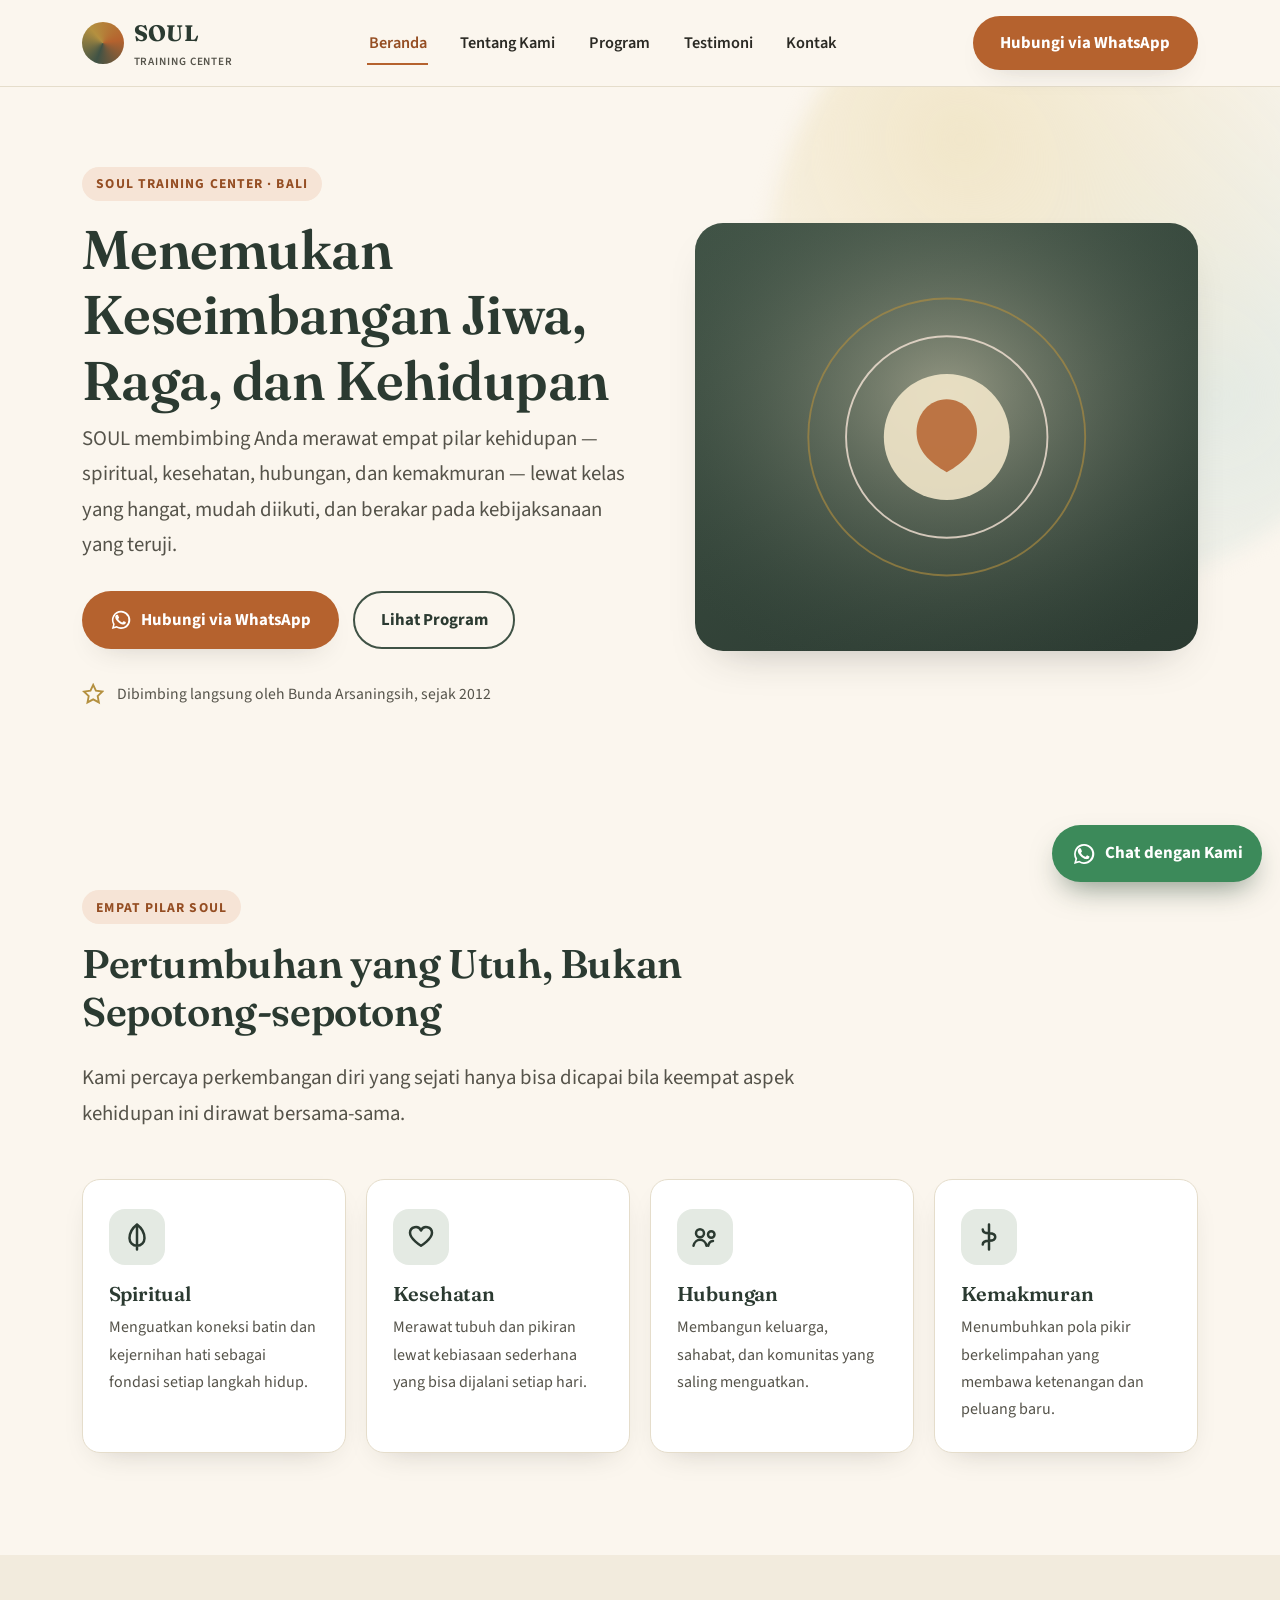
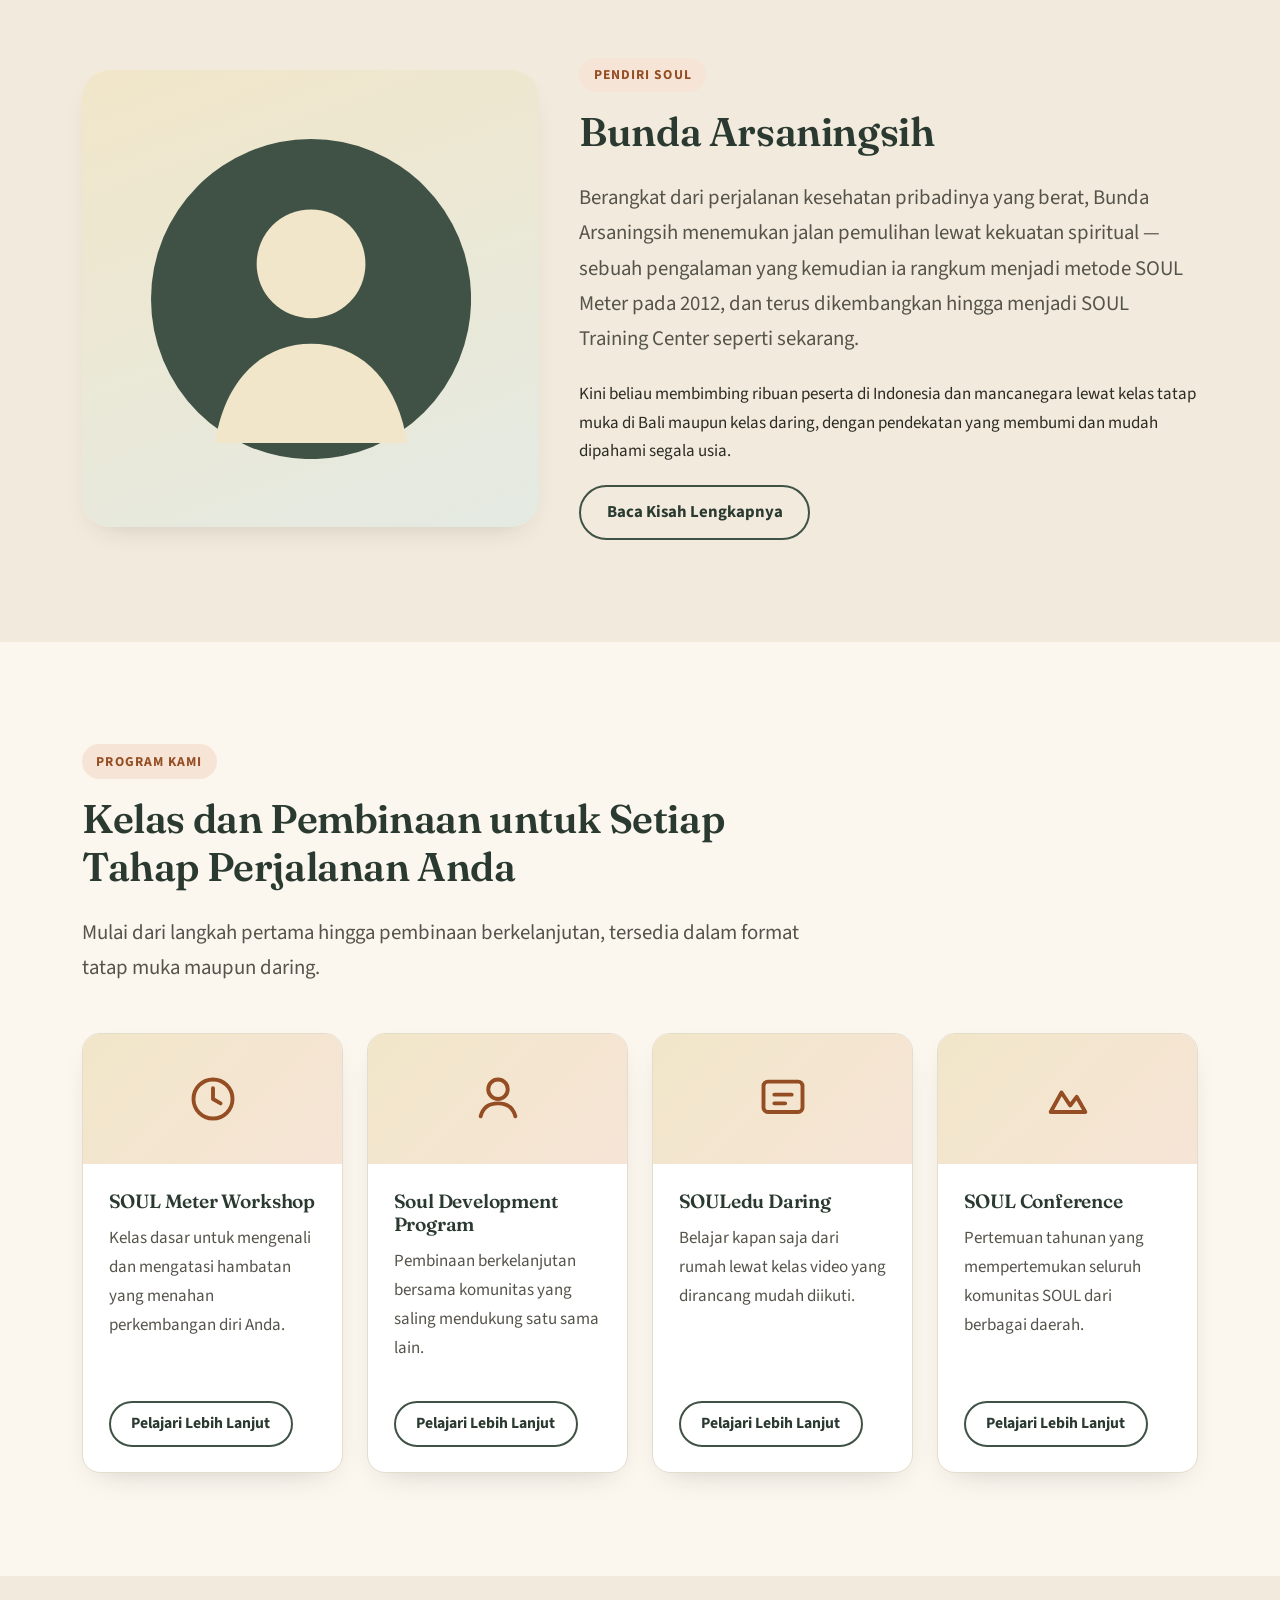
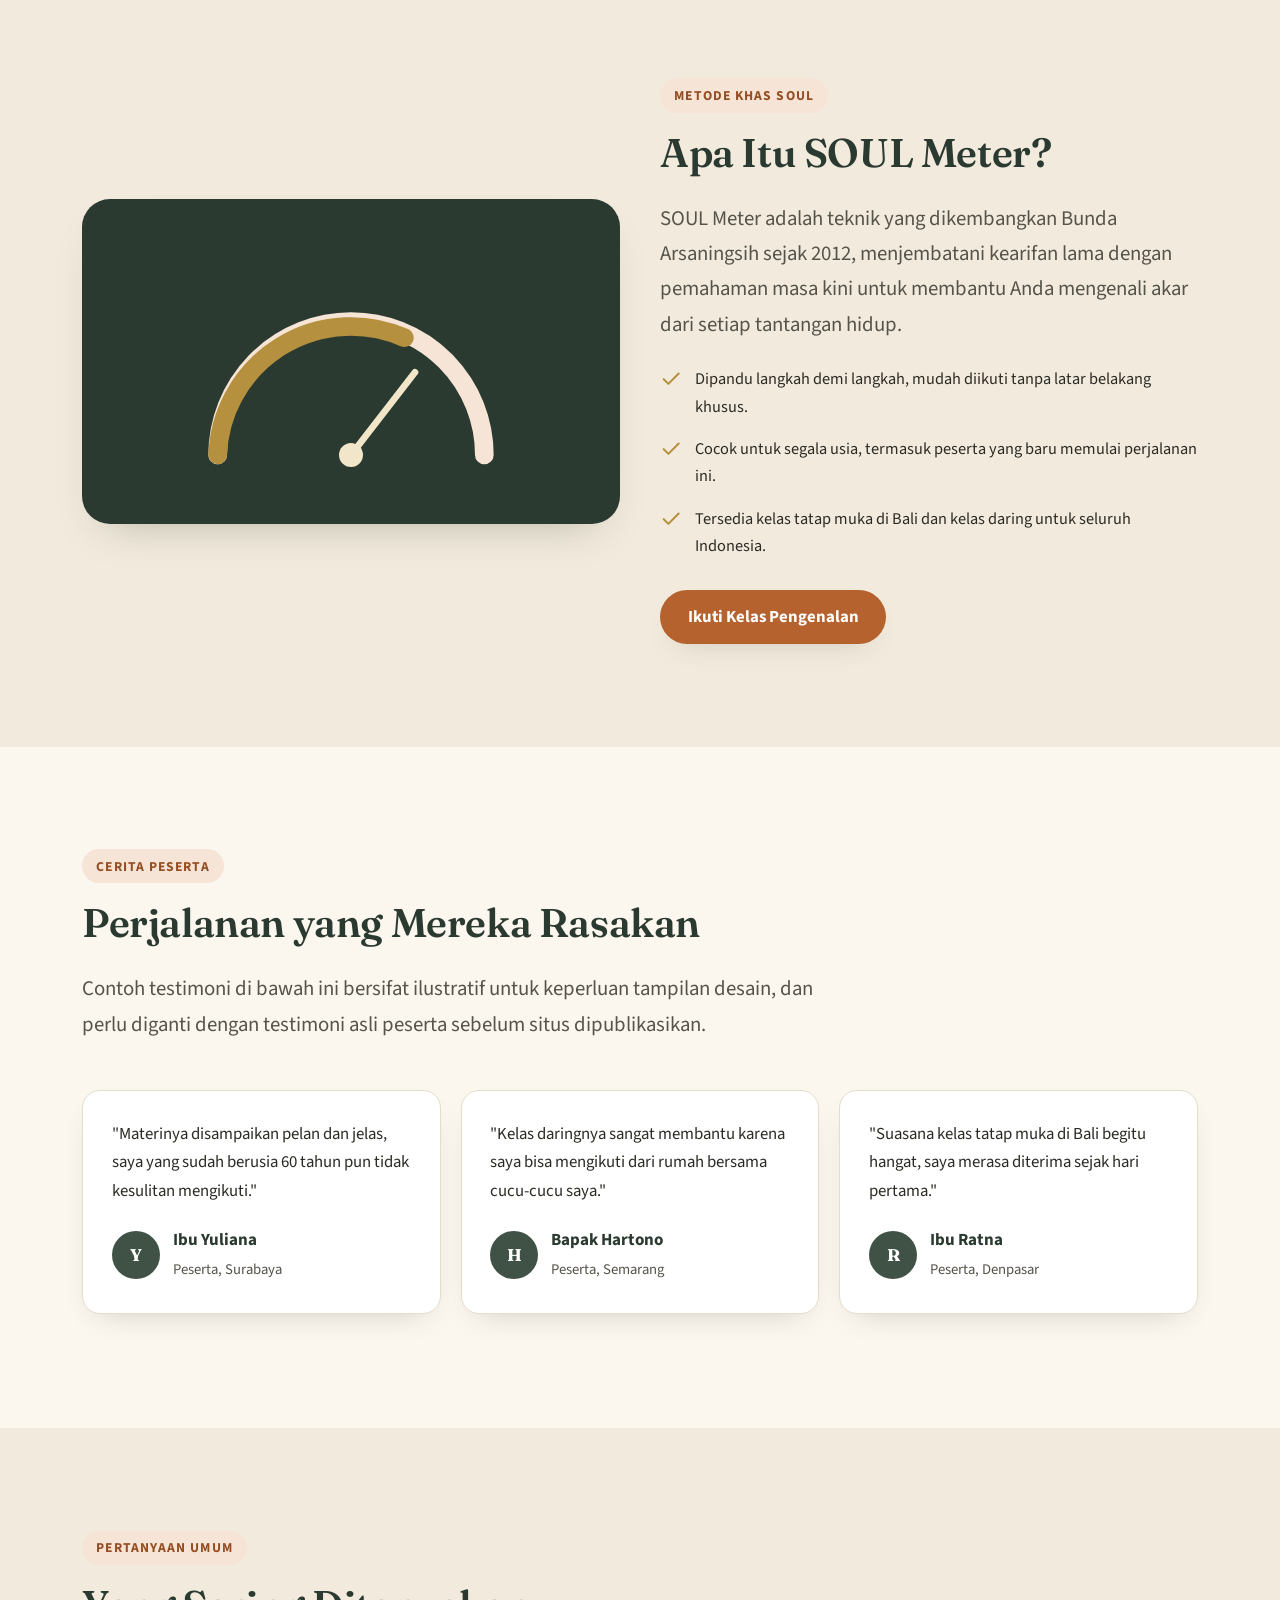
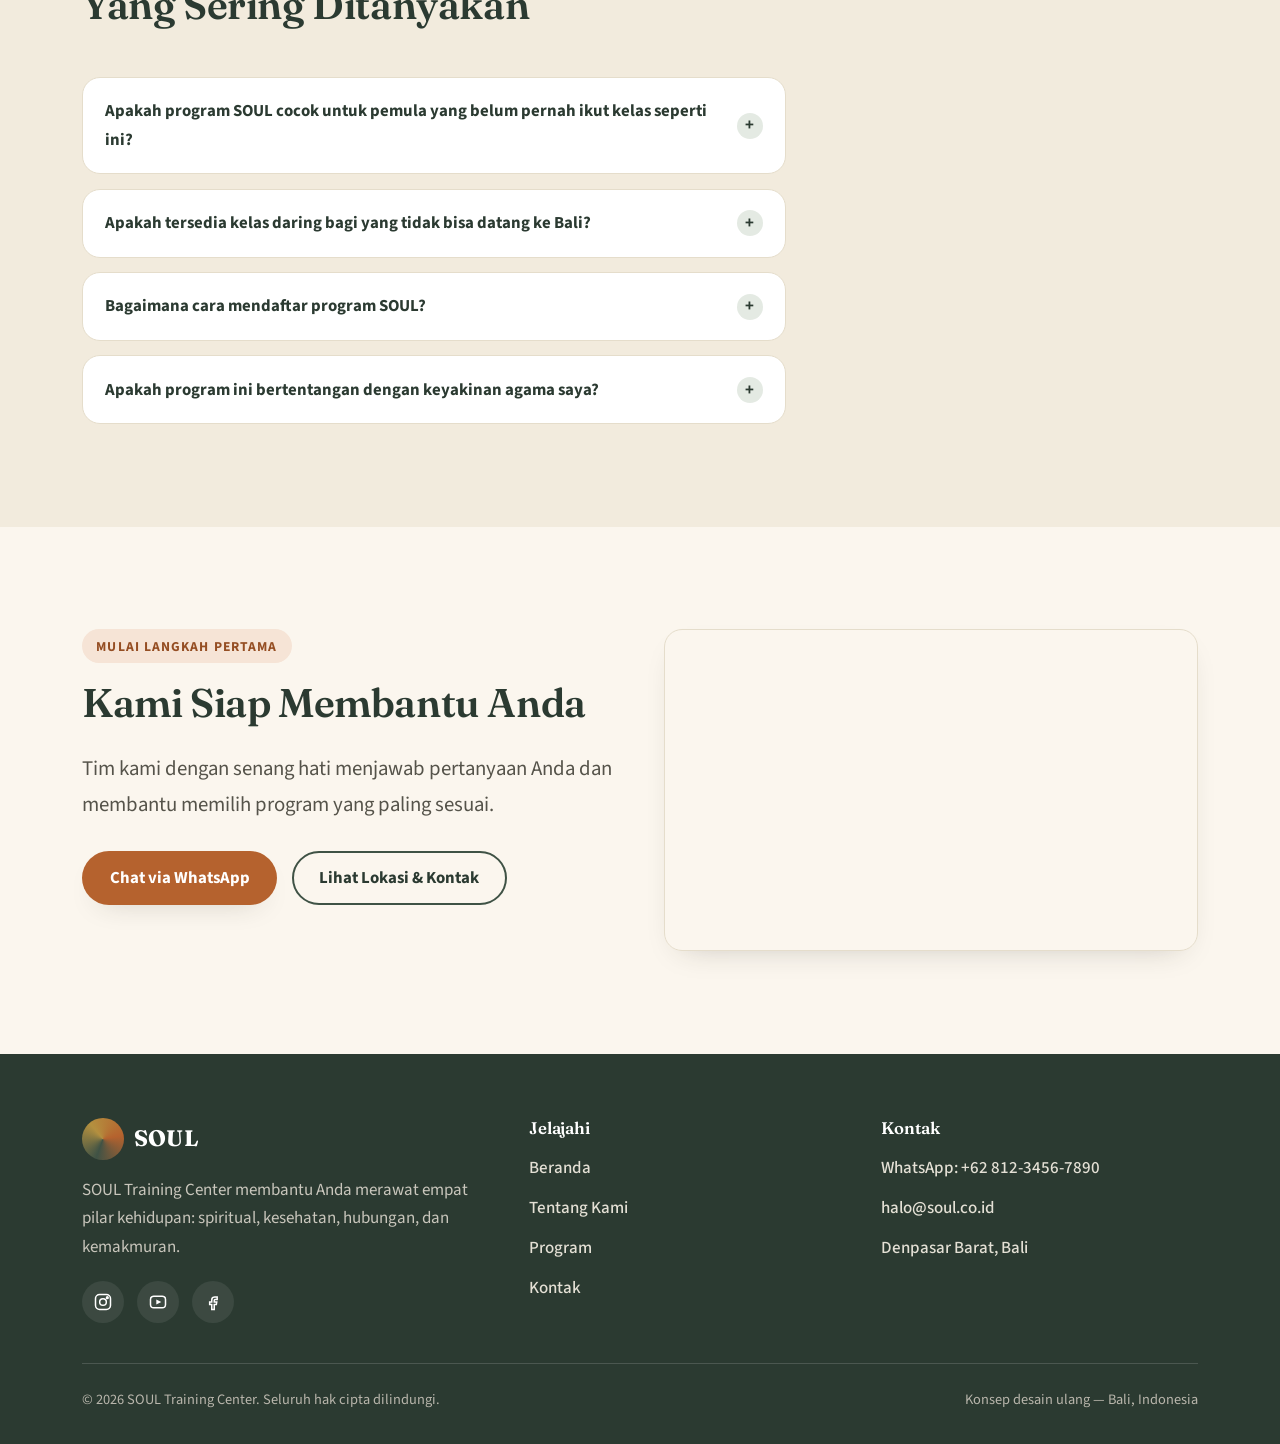
<file: index.html>
<!doctype html>
<html lang="id">
<head>
<meta charset="UTF-8">
<meta name="viewport" content="width=device-width, initial-scale=1">
<title>SOUL — Spiritual, Kesehatan, Hubungan &amp; Kemakmuran | SOUL Training Center Bali</title>
<meta name="description" content="SOUL Training Center membantu Anda menemukan keseimbangan hidup lewat empat pilar: spiritual, kesehatan, hubungan, dan kemakmuran. Kelas tatap muka di Bali dan kelas daring untuk seluruh Indonesia.">
<link rel="icon" href="data:image/svg+xml,%3Csvg xmlns='http://www.w3.org/2000/svg' viewBox='0 0 100 100'%3E%3Ccircle cx='50' cy='50' r='46' fill='%233F5245'/%3E%3Ccircle cx='50' cy='50' r='46' fill='none' stroke='%23B4903F' stroke-width='4'/%3E%3C/svg%3E">
<link rel="preconnect" href="https://fonts.googleapis.com">
<link rel="preconnect" href="https://fonts.gstatic.com" crossorigin>
<link href="https://fonts.googleapis.com/css2?family=Fraunces:opsz,wght@9..144,500;9..144,600;9..144,700&family=Source+Sans+3:wght@400;500;600;700&display=swap" rel="stylesheet">
<link rel="stylesheet" href="assets/css/style.css">
</head>
<body>
<a class="skip-link" href="#main">Langsung ke konten utama</a>

<header class="site-header">
  <div class="container header-inner">
    <a class="logo" href="index.html">
      <span class="logo-mark" aria-hidden="true"></span>
      <span>
        <span class="logo-text">SOUL</span>
        <span class="logo-tag">Training Center</span>
      </span>
    </a>

    <nav class="nav-desktop" aria-label="Navigasi utama">
      <ul>
        <li><a href="index.html" aria-current="page">Beranda</a></li>
        <li><a href="about.html">Tentang Kami</a></li>
        <li><a href="program.html">Program</a></li>
        <li><a href="index.html#testimoni">Testimoni</a></li>
        <li><a href="kontak.html">Kontak</a></li>
      </ul>
    </nav>

    <a class="btn btn-primary header-cta" href="https://wa.me/6281234567890" target="_blank" rel="noopener">
      Hubungi via WhatsApp
    </a>

    <button class="menu-toggle" data-menu-toggle type="button" aria-expanded="false" aria-controls="mobile-menu">
      <svg viewBox="0 0 24 24" fill="none" stroke="currentColor" stroke-width="2.2" stroke-linecap="round"><line x1="3" y1="6" x2="21" y2="6"/><line x1="3" y1="12" x2="21" y2="12"/><line x1="3" y1="18" x2="21" y2="18"/></svg>
      <span class="menu-toggle-label">Menu</span>
    </button>
  </div>

  <nav class="mobile-menu" id="mobile-menu" data-mobile-menu aria-label="Navigasi mobile">
    <ul>
      <li><a href="index.html" aria-current="page">Beranda</a></li>
      <li><a href="about.html">Tentang Kami</a></li>
      <li><a href="program.html">Program</a></li>
      <li><a href="index.html#testimoni">Testimoni</a></li>
      <li><a href="kontak.html">Kontak</a></li>
    </ul>
    <div class="container">
      <a class="btn btn-primary btn-block" href="https://wa.me/6281234567890" target="_blank" rel="noopener">Hubungi via WhatsApp</a>
    </div>
  </nav>
</header>

<main id="main">

  <!-- HERO -->
  <section class="hero">
    <div class="hero-blob" aria-hidden="true"></div>
    <div class="container hero-grid">
      <div class="hero-copy reveal">
        <span class="eyebrow">SOUL Training Center · Bali</span>
        <h1>Menemukan Keseimbangan Jiwa, Raga, dan Kehidupan</h1>
        <p class="lead">SOUL membimbing Anda merawat empat pilar kehidupan — spiritual, kesehatan, hubungan, dan kemakmuran — lewat kelas yang hangat, mudah diikuti, dan berakar pada kebijaksanaan yang teruji.</p>
        <div class="hero-actions">
          <a class="btn btn-primary" href="https://wa.me/6281234567890" target="_blank" rel="noopener">
            <svg viewBox="0 0 24 24" fill="currentColor" aria-hidden="true"><path d="M17.5 14.4c-.3-.1-1.7-.8-2-1-.3-.1-.5-.1-.7.1-.2.3-.8 1-1 1.2-.2.2-.3.2-.6.1-.3-.1-1.3-.5-2.4-1.5-.9-.8-1.5-1.8-1.7-2.1-.2-.3 0-.5.1-.6.1-.1.3-.3.4-.5.1-.2.2-.3.3-.5.1-.2 0-.4 0-.5-.1-.1-.7-1.7-1-2.3-.3-.6-.5-.5-.7-.5h-.6c-.2 0-.5.1-.8.4-.3.3-1 1-1 2.4s1 2.8 1.2 3c.1.2 2 3.1 4.9 4.3.7.3 1.2.5 1.6.6.7.2 1.3.2 1.8.1.5-.1 1.7-.7 1.9-1.4.2-.7.2-1.2.2-1.4-.1-.1-.3-.2-.6-.3z"/><path d="M12 2a10 10 0 0 0-8.6 15L2 22l5.2-1.4A10 10 0 1 0 12 2zm0 18.2a8.2 8.2 0 0 1-4.2-1.2l-.3-.2-3.1.8.8-3-.2-.3A8.2 8.2 0 1 1 20.2 12 8.2 8.2 0 0 1 12 20.2z"/></svg>
            Hubungi via WhatsApp
          </a>
          <a class="btn btn-outline" href="program.html">Lihat Program</a>
        </div>
        <div class="hero-trust">
          <svg viewBox="0 0 24 24" fill="none" stroke="currentColor" stroke-width="2"><path d="M12 2l2.9 6.3 6.9.9-5 4.8 1.3 6.8L12 17.5 5.9 20.8l1.3-6.8-5-4.8 6.9-.9L12 2z"/></svg>
          <span>Dibimbing langsung oleh Bunda Arsaningsih, sejak 2012</span>
        </div>
      </div>

      <div class="hero-art reveal" style="transition-delay:120ms">
        <svg viewBox="0 0 400 340" role="img" aria-label="Ilustrasi lingkaran cahaya menenangkan bergaya SOUL">
          <defs>
            <radialGradient id="g1" cx="50%" cy="40%" r="70%">
              <stop offset="0%" stop-color="#F1E6C9"/>
              <stop offset="100%" stop-color="#3F5245" stop-opacity="0"/>
            </radialGradient>
          </defs>
          <rect width="400" height="340" fill="url(#g1)" opacity="0.5"/>
          <circle cx="200" cy="170" r="110" fill="none" stroke="#B4903F" stroke-width="1.5" opacity="0.6"/>
          <circle cx="200" cy="170" r="80" fill="none" stroke="#F6E4D6" stroke-width="1.5" opacity="0.8"/>
          <circle cx="200" cy="170" r="50" fill="#F1E6C9" opacity="0.9"/>
          <path d="M200 140 C 214 140 224 152 224 166 C 224 180 214 190 200 198 C 186 190 176 180 176 166 C 176 152 186 140 200 140 Z" fill="#B5622E" opacity="0.85"/>
        </svg>
      </div>
    </div>
  </section>

  <!-- FOUR PILLARS -->
  <section class="section" aria-labelledby="pilar-heading">
    <div class="container">
      <div class="section-head reveal">
        <span class="eyebrow">Empat Pilar SOUL</span>
        <h2 id="pilar-heading">Pertumbuhan yang Utuh, Bukan Sepotong-sepotong</h2>
        <p class="lead">Kami percaya perkembangan diri yang sejati hanya bisa dicapai bila keempat aspek kehidupan ini dirawat bersama-sama.</p>
      </div>

      <div class="pillars-grid reveal-stagger">
        <article class="pillar-card">
          <div class="pillar-icon"><svg viewBox="0 0 24 24" fill="none" stroke="currentColor" stroke-width="2" stroke-linecap="round" stroke-linejoin="round"><path d="M12 2v20M12 2c-4 3-6 7-6 11a6 6 0 0 0 12 0c0-4-2-8-6-11z"/></svg></div>
          <h3>Spiritual</h3>
          <p>Menguatkan koneksi batin dan kejernihan hati sebagai fondasi setiap langkah hidup.</p>
        </article>
        <article class="pillar-card">
          <div class="pillar-icon"><svg viewBox="0 0 24 24" fill="none" stroke="currentColor" stroke-width="2" stroke-linecap="round" stroke-linejoin="round"><path d="M20.8 8.6c0 5-8.8 10.4-8.8 10.4S3.2 13.6 3.2 8.6a4.6 4.6 0 0 1 8.8-1.8 4.6 4.6 0 0 1 8.8 1.8z"/></svg></div>
          <h3>Kesehatan</h3>
          <p>Merawat tubuh dan pikiran lewat kebiasaan sederhana yang bisa dijalani setiap hari.</p>
        </article>
        <article class="pillar-card">
          <div class="pillar-icon"><svg viewBox="0 0 24 24" fill="none" stroke="currentColor" stroke-width="2" stroke-linecap="round" stroke-linejoin="round"><circle cx="8" cy="9" r="3.2"/><circle cx="17" cy="10" r="2.6"/><path d="M2.8 19c.6-3 3-4.8 5.2-4.8s4.6 1.8 5.2 4.8M14.6 19c.4-2.2 2-3.6 3.8-3.8"/></svg></div>
          <h3>Hubungan</h3>
          <p>Membangun keluarga, sahabat, dan komunitas yang saling menguatkan.</p>
        </article>
        <article class="pillar-card">
          <div class="pillar-icon"><svg viewBox="0 0 24 24" fill="none" stroke="currentColor" stroke-width="2" stroke-linecap="round" stroke-linejoin="round"><path d="M12 2v20M7 6c0 2 2 3 5 3s5 1 5 3-2 3-5 3-5 1-5 3"/></svg></div>
          <h3>Kemakmuran</h3>
          <p>Menumbuhkan pola pikir berkelimpahan yang membawa ketenangan dan peluang baru.</p>
        </article>
      </div>
    </div>
  </section>

  <!-- FOUNDER TEASER -->
  <section class="section section--alt" aria-labelledby="founder-heading">
    <div class="container founder-grid">
      <div class="founder-portrait reveal">
        <svg viewBox="0 0 200 200" role="img" aria-label="Ilustrasi Bunda Arsaningsih, pendiri SOUL">
          <circle cx="100" cy="100" r="100" fill="#3F5245"/>
          <circle cx="100" cy="78" r="34" fill="#F1E6C9"/>
          <path d="M40 190c6-40 30-62 60-62s54 22 60 62z" fill="#F1E6C9"/>
        </svg>
      </div>
      <div class="reveal" style="transition-delay:100ms">
        <span class="eyebrow">Pendiri SOUL</span>
        <h2 id="founder-heading">Bunda Arsaningsih</h2>
        <p class="lead">Berangkat dari perjalanan kesehatan pribadinya yang berat, Bunda Arsaningsih menemukan jalan pemulihan lewat kekuatan spiritual — sebuah pengalaman yang kemudian ia rangkum menjadi metode SOUL Meter pada 2012, dan terus dikembangkan hingga menjadi SOUL Training Center seperti sekarang.</p>
        <p>Kini beliau membimbing ribuan peserta di Indonesia dan mancanegara lewat kelas tatap muka di Bali maupun kelas daring, dengan pendekatan yang membumi dan mudah dipahami segala usia.</p>
        <a class="btn btn-outline" href="about.html">Baca Kisah Lengkapnya</a>
      </div>
    </div>
  </section>

  <!-- PROGRAMS OVERVIEW -->
  <section class="section" aria-labelledby="program-heading">
    <div class="container">
      <div class="section-head reveal">
        <span class="eyebrow">Program Kami</span>
        <h2 id="program-heading">Kelas dan Pembinaan untuk Setiap Tahap Perjalanan Anda</h2>
        <p class="lead">Mulai dari langkah pertama hingga pembinaan berkelanjutan, tersedia dalam format tatap muka maupun daring.</p>
      </div>

      <div class="card-grid card-grid--4 reveal-stagger">
        <article class="program-card">
          <div class="program-card-top"><svg viewBox="0 0 24 24" fill="none" stroke="currentColor" stroke-width="1.8" stroke-linecap="round" stroke-linejoin="round"><circle cx="12" cy="12" r="9"/><path d="M12 7v5l3.5 2"/></svg></div>
          <div class="program-card-body">
            <h3>SOUL Meter Workshop</h3>
            <p>Kelas dasar untuk mengenali dan mengatasi hambatan yang menahan perkembangan diri Anda.</p>
            <a class="btn btn-outline" href="program.html#soul-meter">Pelajari Lebih Lanjut</a>
          </div>
        </article>
        <article class="program-card">
          <div class="program-card-top"><svg viewBox="0 0 24 24" fill="none" stroke="currentColor" stroke-width="1.8" stroke-linecap="round" stroke-linejoin="round"><path d="M4 20c1-4 4-6 8-6s7 2 8 6M12 12a4.5 4.5 0 1 0 0-9 4.5 4.5 0 0 0 0 9z"/></svg></div>
          <div class="program-card-body">
            <h3>Soul Development Program</h3>
            <p>Pembinaan berkelanjutan bersama komunitas yang saling mendukung satu sama lain.</p>
            <a class="btn btn-outline" href="program.html#sdp">Pelajari Lebih Lanjut</a>
          </div>
        </article>
        <article class="program-card">
          <div class="program-card-top"><svg viewBox="0 0 24 24" fill="none" stroke="currentColor" stroke-width="1.8" stroke-linecap="round" stroke-linejoin="round"><rect x="3" y="4" width="18" height="14" rx="2"/><path d="M8 10h8M8 14h5"/></svg></div>
          <div class="program-card-body">
            <h3>SOULedu Daring</h3>
            <p>Belajar kapan saja dari rumah lewat kelas video yang dirancang mudah diikuti.</p>
            <a class="btn btn-outline" href="program.html#souledu">Pelajari Lebih Lanjut</a>
          </div>
        </article>
        <article class="program-card">
          <div class="program-card-top"><svg viewBox="0 0 24 24" fill="none" stroke="currentColor" stroke-width="1.8" stroke-linecap="round" stroke-linejoin="round"><path d="M4 18l5-9 4 6 3-4 4 7H4z"/></svg></div>
          <div class="program-card-body">
            <h3>SOUL Conference</h3>
            <p>Pertemuan tahunan yang mempertemukan seluruh komunitas SOUL dari berbagai daerah.</p>
            <a class="btn btn-outline" href="program.html#conference">Pelajari Lebih Lanjut</a>
          </div>
        </article>
      </div>
    </div>
  </section>

  <!-- SOUL METER EXPLAINER -->
  <section class="section section--alt" aria-labelledby="meter-heading">
    <div class="container meter-wrap">
      <div class="reveal">
        <div class="meter-visual">
          <svg class="meter-dial" viewBox="0 0 240 160" role="img" aria-label="Ilustrasi meteran SOUL Meter">
            <path d="M20 150 A100 100 0 0 1 220 150" fill="none" stroke="#F6E4D6" stroke-width="14" stroke-linecap="round"/>
            <path d="M20 150 A100 100 0 0 1 160 62" fill="none" stroke="#B4903F" stroke-width="14" stroke-linecap="round"/>
            <line x1="120" y1="150" x2="168" y2="88" stroke="#F1E6C9" stroke-width="5" stroke-linecap="round"/>
            <circle cx="120" cy="150" r="9" fill="#F1E6C9"/>
          </svg>
        </div>
      </div>
      <div class="reveal" style="transition-delay:100ms">
        <span class="eyebrow">Metode Khas SOUL</span>
        <h2 id="meter-heading">Apa Itu SOUL Meter?</h2>
        <p class="lead">SOUL Meter adalah teknik yang dikembangkan Bunda Arsaningsih sejak 2012, menjembatani kearifan lama dengan pemahaman masa kini untuk membantu Anda mengenali akar dari setiap tantangan hidup.</p>
        <ul class="meter-list">
          <li><svg viewBox="0 0 24 24" fill="none" stroke="currentColor" stroke-width="2.2" stroke-linecap="round" stroke-linejoin="round"><path d="M20 6L9 17l-5-5"/></svg><span>Dipandu langkah demi langkah, mudah diikuti tanpa latar belakang khusus.</span></li>
          <li><svg viewBox="0 0 24 24" fill="none" stroke="currentColor" stroke-width="2.2" stroke-linecap="round" stroke-linejoin="round"><path d="M20 6L9 17l-5-5"/></svg><span>Cocok untuk segala usia, termasuk peserta yang baru memulai perjalanan ini.</span></li>
          <li><svg viewBox="0 0 24 24" fill="none" stroke="currentColor" stroke-width="2.2" stroke-linecap="round" stroke-linejoin="round"><path d="M20 6L9 17l-5-5"/></svg><span>Tersedia kelas tatap muka di Bali dan kelas daring untuk seluruh Indonesia.</span></li>
        </ul>
        <a class="btn btn-primary" style="margin-top:1.8rem" href="program.html#soul-meter">Ikuti Kelas Pengenalan</a>
      </div>
    </div>
  </section>

  <!-- TESTIMONIALS -->
  <section class="section" id="testimoni" aria-labelledby="testi-heading">
    <div class="container">
      <div class="section-head reveal">
        <span class="eyebrow">Cerita Peserta</span>
        <h2 id="testi-heading">Perjalanan yang Mereka Rasakan</h2>
        <p class="lead" style="max-width:100%">Contoh testimoni di bawah ini bersifat ilustratif untuk keperluan tampilan desain, dan perlu diganti dengan testimoni asli peserta sebelum situs dipublikasikan.</p>
      </div>

      <div class="testi-scroll">
        <article class="testi-card">
          <p class="testi-quote">"Materinya disampaikan pelan dan jelas, saya yang sudah berusia 60 tahun pun tidak kesulitan mengikuti."</p>
          <div class="testi-person">
            <span class="testi-avatar" aria-hidden="true">Y</span>
            <span><span class="testi-name">Ibu Yuliana</span><br><span class="testi-loc">Peserta, Surabaya</span></span>
          </div>
        </article>
        <article class="testi-card">
          <p class="testi-quote">"Kelas daringnya sangat membantu karena saya bisa mengikuti dari rumah bersama cucu-cucu saya."</p>
          <div class="testi-person">
            <span class="testi-avatar" aria-hidden="true">H</span>
            <span><span class="testi-name">Bapak Hartono</span><br><span class="testi-loc">Peserta, Semarang</span></span>
          </div>
        </article>
        <article class="testi-card">
          <p class="testi-quote">"Suasana kelas tatap muka di Bali begitu hangat, saya merasa diterima sejak hari pertama."</p>
          <div class="testi-person">
            <span class="testi-avatar" aria-hidden="true">R</span>
            <span><span class="testi-name">Ibu Ratna</span><br><span class="testi-loc">Peserta, Denpasar</span></span>
          </div>
        </article>
      </div>
    </div>
  </section>

  <!-- FAQ -->
  <section class="section section--alt" aria-labelledby="faq-heading">
    <div class="container">
      <div class="section-head reveal">
        <span class="eyebrow">Pertanyaan Umum</span>
        <h2 id="faq-heading">Yang Sering Ditanyakan</h2>
      </div>

      <div class="faq-list reveal">
        <details class="faq-item">
          <summary>Apakah program SOUL cocok untuk pemula yang belum pernah ikut kelas seperti ini?<span class="faq-icon" aria-hidden="true">+</span></summary>
          <div class="faq-body"><p>Ya. Setiap kelas dirancang untuk pemula, dengan penjelasan bertahap dan pendampingan langsung selama proses belajar.</p></div>
        </details>
        <details class="faq-item">
          <summary>Apakah tersedia kelas daring bagi yang tidak bisa datang ke Bali?<span class="faq-icon" aria-hidden="true">+</span></summary>
          <div class="faq-body"><p>Tersedia. Lewat SOULedu, Anda dapat mengikuti kelas dari rumah dengan panduan yang sama jelasnya dengan kelas tatap muka.</p></div>
        </details>
        <details class="faq-item">
          <summary>Bagaimana cara mendaftar program SOUL?<span class="faq-icon" aria-hidden="true">+</span></summary>
          <div class="faq-body"><p>Anda dapat menghubungi tim kami melalui WhatsApp atau mengisi formulir pada halaman Kontak, dan tim kami akan membantu memilihkan program yang paling sesuai.</p></div>
        </details>
        <details class="faq-item">
          <summary>Apakah program ini bertentangan dengan keyakinan agama saya?<span class="faq-icon" aria-hidden="true">+</span></summary>
          <div class="faq-body"><p>SOUL berfokus pada pengembangan diri secara umum dan terbuka bagi siapa saja dari latar belakang keyakinan apa pun.</p></div>
        </details>
      </div>
    </div>
  </section>

  <!-- CONTACT TEASER -->
  <section class="section" aria-labelledby="contact-heading">
    <div class="container contact-grid">
      <div class="reveal">
        <span class="eyebrow">Mulai Langkah Pertama</span>
        <h2 id="contact-heading">Kami Siap Membantu Anda</h2>
        <p class="lead">Tim kami dengan senang hati menjawab pertanyaan Anda dan membantu memilih program yang paling sesuai.</p>
        <div class="hero-actions">
          <a class="btn btn-primary" href="https://wa.me/6281234567890" target="_blank" rel="noopener">Chat via WhatsApp</a>
          <a class="btn btn-outline" href="kontak.html">Lihat Lokasi &amp; Kontak</a>
        </div>
      </div>
      <div class="reveal" style="transition-delay:100ms">
        <div class="map-embed">
          <iframe
            src="https://www.google.com/maps?q=Jl.+Kebo+Iwa+Selatan+Gg.+Kepundung+No.21+Padangsambian+Kaja+Denpasar+Barat&output=embed"
            loading="lazy"
            referrerpolicy="no-referrer-when-downgrade"
            title="Peta lokasi SOUL Meditation and Training Center, Denpasar Barat, Bali"></iframe>
        </div>
      </div>
    </div>
  </section>

</main>

<footer class="site-footer">
  <div class="container">
    <div class="footer-grid">
      <div>
        <div class="logo" style="color:#fff;margin-bottom:1rem">
          <span class="logo-mark" aria-hidden="true"></span>
          <span class="logo-text" style="color:#fff">SOUL</span>
        </div>
        <p>SOUL Training Center membantu Anda merawat empat pilar kehidupan: spiritual, kesehatan, hubungan, dan kemakmuran.</p>
        <div class="footer-social">
          <a href="#" aria-label="SOUL di Instagram"><svg viewBox="0 0 24 24" fill="none" stroke="currentColor" stroke-width="1.8"><rect x="3" y="3" width="18" height="18" rx="5"/><circle cx="12" cy="12" r="4"/><circle cx="17.2" cy="6.8" r="1"/></svg></a>
          <a href="#" aria-label="SOUL di YouTube"><svg viewBox="0 0 24 24" fill="none" stroke="currentColor" stroke-width="1.8"><rect x="3" y="5" width="18" height="14" rx="4"/><path d="M10 9l6 3-6 3z" fill="currentColor" stroke="none"/></svg></a>
          <a href="#" aria-label="SOUL di Facebook"><svg viewBox="0 0 24 24" fill="none" stroke="currentColor" stroke-width="1.8"><path d="M14 9h3V6h-3c-2 0-3.5 1.5-3.5 3.5V12H8v3h2.5v6h3v-6H16l.5-3h-3v-2c0-.6.4-1 1-1z"/></svg></a>
        </div>
      </div>
      <div>
        <h4>Jelajahi</h4>
        <ul class="footer-links">
          <li><a href="index.html">Beranda</a></li>
          <li><a href="about.html">Tentang Kami</a></li>
          <li><a href="program.html">Program</a></li>
          <li><a href="kontak.html">Kontak</a></li>
        </ul>
      </div>
      <div>
        <h4>Kontak</h4>
        <ul class="footer-links">
          <li><a href="https://wa.me/6281234567890" target="_blank" rel="noopener">WhatsApp: +62 812-3456-7890</a></li>
          <li><a href="mailto:halo@soul.co.id">halo@soul.co.id</a></li>
          <li><a href="kontak.html">Denpasar Barat, Bali</a></li>
        </ul>
      </div>
    </div>
    <div class="footer-bottom">
      <span>© 2026 SOUL Training Center. Seluruh hak cipta dilindungi.</span>
      <span>Konsep desain ulang — Bali, Indonesia</span>
    </div>
  </div>
</footer>

<a class="whatsapp-fab" href="https://wa.me/6281234567890" target="_blank" rel="noopener" aria-label="Hubungi SOUL via WhatsApp">
  <svg viewBox="0 0 24 24" fill="currentColor" aria-hidden="true"><path d="M17.5 14.4c-.3-.1-1.7-.8-2-1-.3-.1-.5-.1-.7.1-.2.3-.8 1-1 1.2-.2.2-.3.2-.6.1-.3-.1-1.3-.5-2.4-1.5-.9-.8-1.5-1.8-1.7-2.1-.2-.3 0-.5.1-.6.1-.1.3-.3.4-.5.1-.2.2-.3.3-.5.1-.2 0-.4 0-.5-.1-.1-.7-1.7-1-2.3-.3-.6-.5-.5-.7-.5h-.6c-.2 0-.5.1-.8.4-.3.3-1 1-1 2.4s1 2.8 1.2 3c.1.2 2 3.1 4.9 4.3.7.3 1.2.5 1.6.6.7.2 1.3.2 1.8.1.5-.1 1.7-.7 1.9-1.4.2-.7.2-1.2.2-1.4-.1-.1-.3-.2-.6-.3z"/><path d="M12 2a10 10 0 0 0-8.6 15L2 22l5.2-1.4A10 10 0 1 0 12 2zm0 18.2a8.2 8.2 0 0 1-4.2-1.2l-.3-.2-3.1.8.8-3-.2-.3A8.2 8.2 0 1 1 20.2 12 8.2 8.2 0 0 1 12 20.2z"/></svg>
  <span class="wa-text">Chat dengan Kami</span>
</a>

<script src="assets/js/main.js"></script>
</body>
</html>
</file>
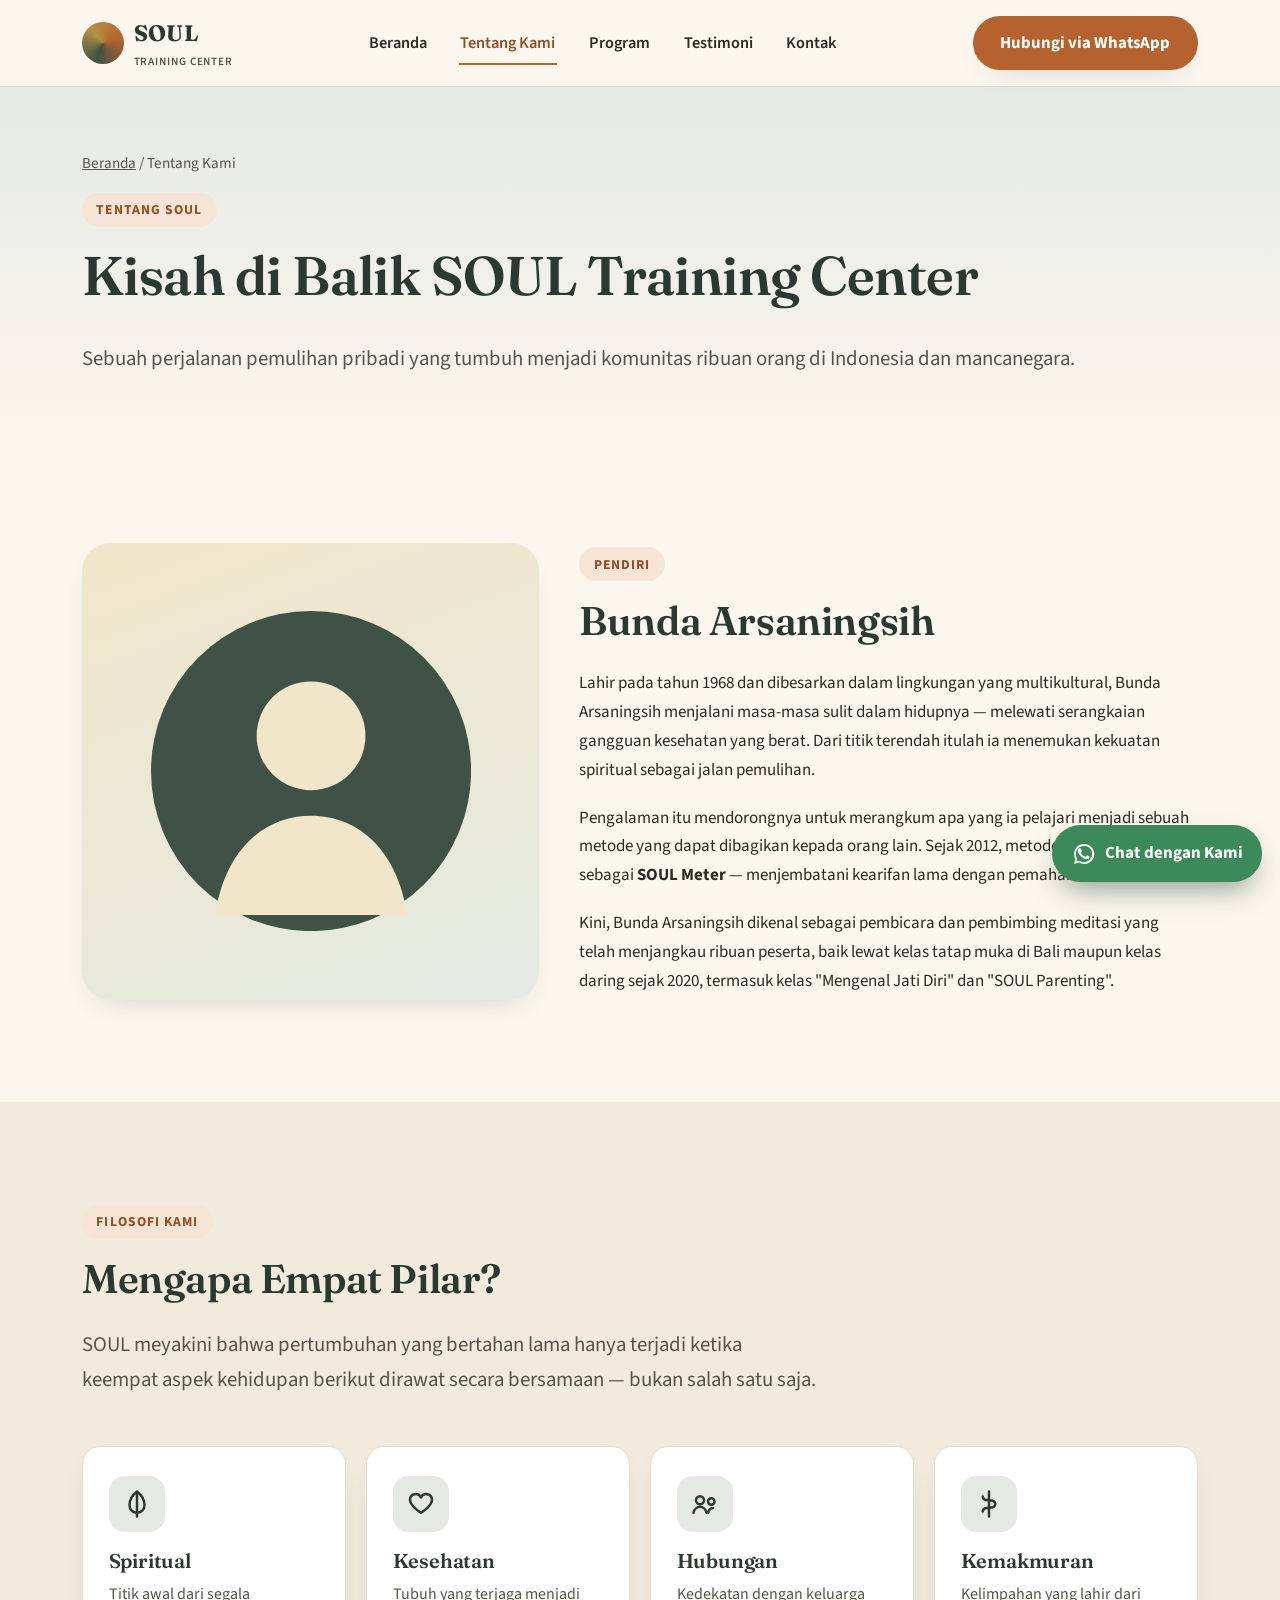
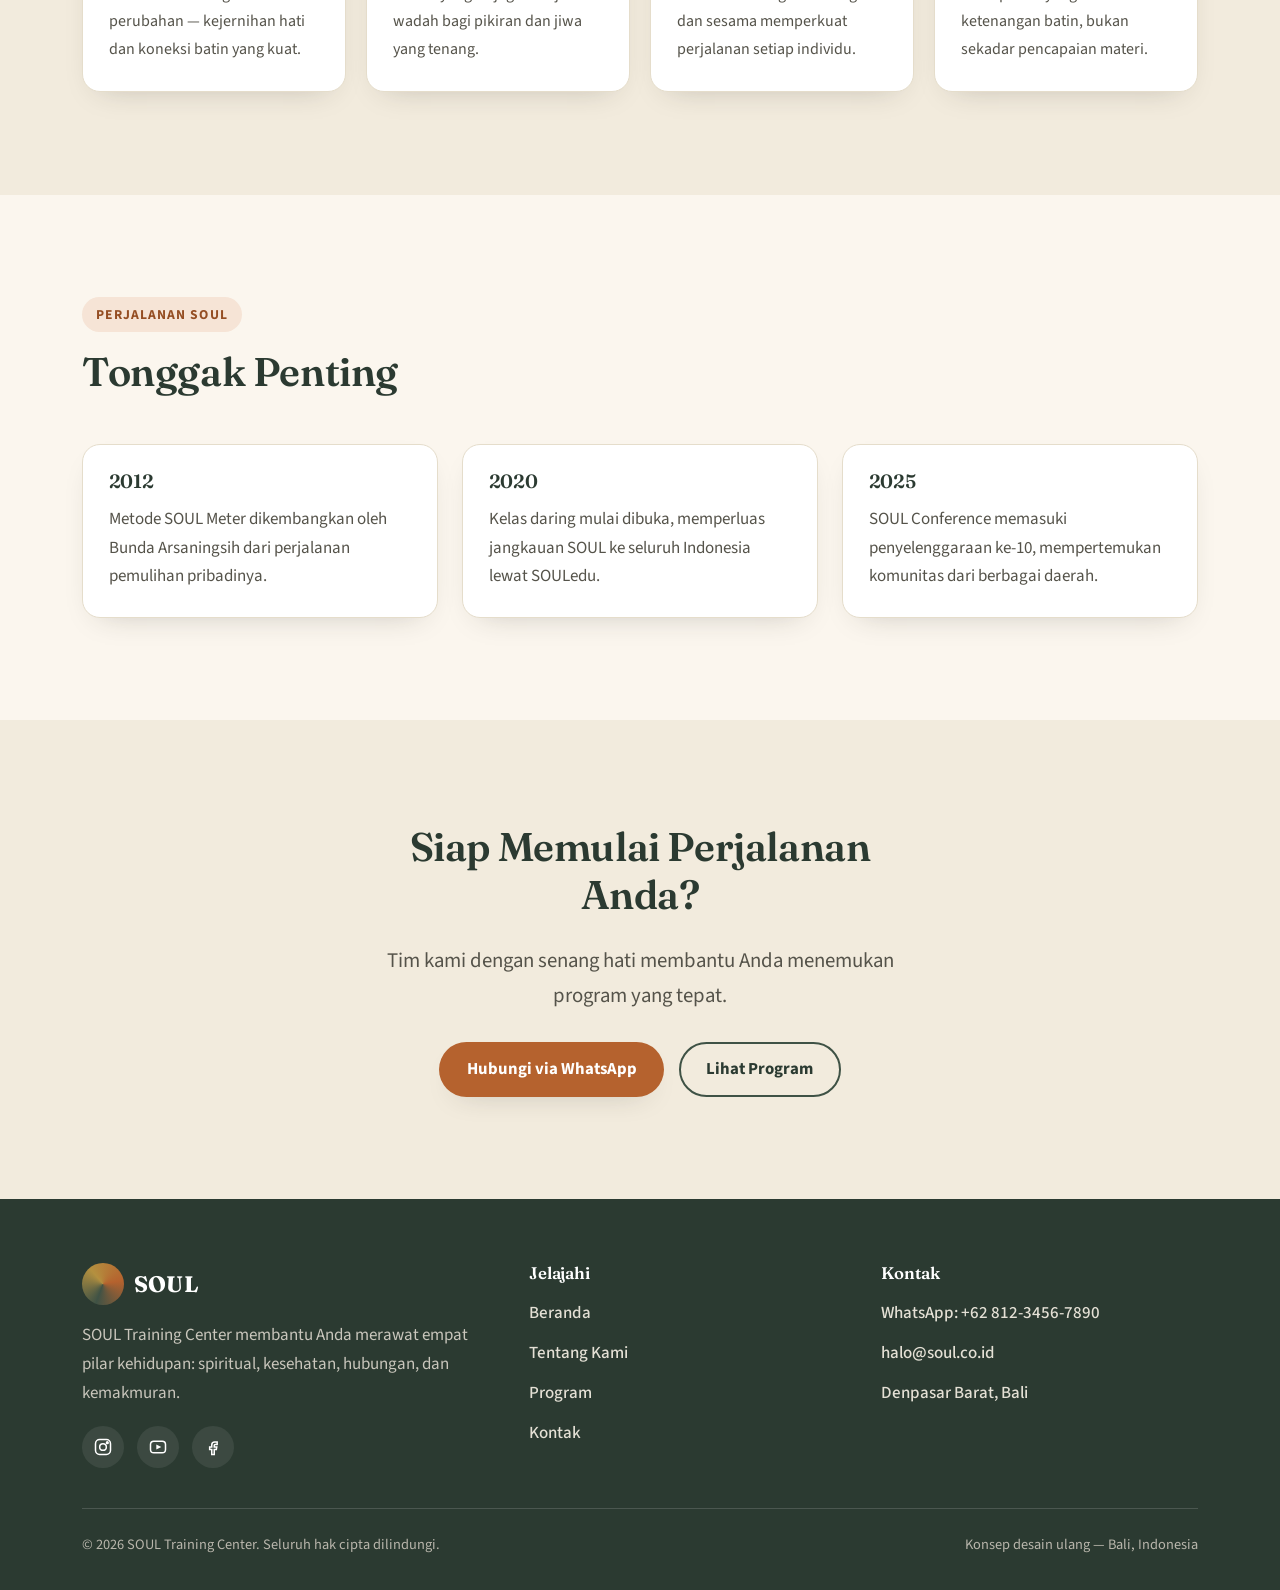
<file: about.html>
<!doctype html>
<html lang="id">
<head>
<meta charset="UTF-8">
<meta name="viewport" content="width=device-width, initial-scale=1">
<title>Tentang Kami — SOUL Training Center</title>
<meta name="description" content="Kisah Bunda Arsaningsih, pendiri SOUL, dan filosofi empat pilar yang menjadi landasan SOUL Training Center.">
<link rel="icon" href="data:image/svg+xml,%3Csvg xmlns='http://www.w3.org/2000/svg' viewBox='0 0 100 100'%3E%3Ccircle cx='50' cy='50' r='46' fill='%233F5245'/%3E%3Ccircle cx='50' cy='50' r='46' fill='none' stroke='%23B4903F' stroke-width='4'/%3E%3C/svg%3E">
<link rel="preconnect" href="https://fonts.googleapis.com">
<link rel="preconnect" href="https://fonts.gstatic.com" crossorigin>
<link href="https://fonts.googleapis.com/css2?family=Fraunces:opsz,wght@9..144,500;9..144,600;9..144,700&family=Source+Sans+3:wght@400;500;600;700&display=swap" rel="stylesheet">
<link rel="stylesheet" href="assets/css/style.css">
</head>
<body>
<a class="skip-link" href="#main">Langsung ke konten utama</a>

<header class="site-header">
  <div class="container header-inner">
    <a class="logo" href="index.html">
      <span class="logo-mark" aria-hidden="true"></span>
      <span>
        <span class="logo-text">SOUL</span>
        <span class="logo-tag">Training Center</span>
      </span>
    </a>
    <nav class="nav-desktop" aria-label="Navigasi utama">
      <ul>
        <li><a href="index.html">Beranda</a></li>
        <li><a href="about.html" aria-current="page">Tentang Kami</a></li>
        <li><a href="program.html">Program</a></li>
        <li><a href="index.html#testimoni">Testimoni</a></li>
        <li><a href="kontak.html">Kontak</a></li>
      </ul>
    </nav>
    <a class="btn btn-primary header-cta" href="https://wa.me/6281234567890" target="_blank" rel="noopener">Hubungi via WhatsApp</a>
    <button class="menu-toggle" data-menu-toggle type="button" aria-expanded="false" aria-controls="mobile-menu">
      <svg viewBox="0 0 24 24" fill="none" stroke="currentColor" stroke-width="2.2" stroke-linecap="round"><line x1="3" y1="6" x2="21" y2="6"/><line x1="3" y1="12" x2="21" y2="12"/><line x1="3" y1="18" x2="21" y2="18"/></svg>
      <span class="menu-toggle-label">Menu</span>
    </button>
  </div>
  <nav class="mobile-menu" id="mobile-menu" data-mobile-menu aria-label="Navigasi mobile">
    <ul>
      <li><a href="index.html">Beranda</a></li>
      <li><a href="about.html" aria-current="page">Tentang Kami</a></li>
      <li><a href="program.html">Program</a></li>
      <li><a href="index.html#testimoni">Testimoni</a></li>
      <li><a href="kontak.html">Kontak</a></li>
    </ul>
    <div class="container">
      <a class="btn btn-primary btn-block" href="https://wa.me/6281234567890" target="_blank" rel="noopener">Hubungi via WhatsApp</a>
    </div>
  </nav>
</header>

<main id="main">

  <section class="page-hero">
    <div class="container reveal">
      <p class="breadcrumb"><a href="index.html">Beranda</a> / Tentang Kami</p>
      <span class="eyebrow">Tentang SOUL</span>
      <h1>Kisah di Balik SOUL Training Center</h1>
      <p class="lead">Sebuah perjalanan pemulihan pribadi yang tumbuh menjadi komunitas ribuan orang di Indonesia dan mancanegara.</p>
    </div>
  </section>

  <section class="section" aria-labelledby="founder-story-heading">
    <div class="container founder-grid">
      <div class="founder-portrait reveal">
        <svg viewBox="0 0 200 200" role="img" aria-label="Ilustrasi Bunda Arsaningsih, pendiri SOUL">
          <circle cx="100" cy="100" r="100" fill="#3F5245"/>
          <circle cx="100" cy="78" r="34" fill="#F1E6C9"/>
          <path d="M40 190c6-40 30-62 60-62s54 22 60 62z" fill="#F1E6C9"/>
        </svg>
      </div>
      <div class="reveal" style="transition-delay:100ms">
        <span class="eyebrow">Pendiri</span>
        <h2 id="founder-story-heading">Bunda Arsaningsih</h2>
        <p>Lahir pada tahun 1968 dan dibesarkan dalam lingkungan yang multikultural, Bunda Arsaningsih menjalani masa-masa sulit dalam hidupnya — melewati serangkaian gangguan kesehatan yang berat. Dari titik terendah itulah ia menemukan kekuatan spiritual sebagai jalan pemulihan.</p>
        <p>Pengalaman itu mendorongnya untuk merangkum apa yang ia pelajari menjadi sebuah metode yang dapat dibagikan kepada orang lain. Sejak 2012, metode tersebut dikenal sebagai <strong>SOUL Meter</strong> — menjembatani kearifan lama dengan pemahaman masa kini.</p>
        <p>Kini, Bunda Arsaningsih dikenal sebagai pembicara dan pembimbing meditasi yang telah menjangkau ribuan peserta, baik lewat kelas tatap muka di Bali maupun kelas daring sejak 2020, termasuk kelas "Mengenal Jati Diri" dan "SOUL Parenting".</p>
      </div>
    </div>
  </section>

  <section class="section section--alt" aria-labelledby="philosophy-heading">
    <div class="container">
      <div class="section-head reveal">
        <span class="eyebrow">Filosofi Kami</span>
        <h2 id="philosophy-heading">Mengapa Empat Pilar?</h2>
        <p class="lead">SOUL meyakini bahwa pertumbuhan yang bertahan lama hanya terjadi ketika keempat aspek kehidupan berikut dirawat secara bersamaan — bukan salah satu saja.</p>
      </div>
      <div class="pillars-grid reveal-stagger">
        <article class="pillar-card">
          <div class="pillar-icon"><svg viewBox="0 0 24 24" fill="none" stroke="currentColor" stroke-width="2" stroke-linecap="round" stroke-linejoin="round"><path d="M12 2v20M12 2c-4 3-6 7-6 11a6 6 0 0 0 12 0c0-4-2-8-6-11z"/></svg></div>
          <h3>Spiritual</h3>
          <p>Titik awal dari segala perubahan — kejernihan hati dan koneksi batin yang kuat.</p>
        </article>
        <article class="pillar-card">
          <div class="pillar-icon"><svg viewBox="0 0 24 24" fill="none" stroke="currentColor" stroke-width="2" stroke-linecap="round" stroke-linejoin="round"><path d="M20.8 8.6c0 5-8.8 10.4-8.8 10.4S3.2 13.6 3.2 8.6a4.6 4.6 0 0 1 8.8-1.8 4.6 4.6 0 0 1 8.8 1.8z"/></svg></div>
          <h3>Kesehatan</h3>
          <p>Tubuh yang terjaga menjadi wadah bagi pikiran dan jiwa yang tenang.</p>
        </article>
        <article class="pillar-card">
          <div class="pillar-icon"><svg viewBox="0 0 24 24" fill="none" stroke="currentColor" stroke-width="2" stroke-linecap="round" stroke-linejoin="round"><circle cx="8" cy="9" r="3.2"/><circle cx="17" cy="10" r="2.6"/><path d="M2.8 19c.6-3 3-4.8 5.2-4.8s4.6 1.8 5.2 4.8M14.6 19c.4-2.2 2-3.6 3.8-3.8"/></svg></div>
          <h3>Hubungan</h3>
          <p>Kedekatan dengan keluarga dan sesama memperkuat perjalanan setiap individu.</p>
        </article>
        <article class="pillar-card">
          <div class="pillar-icon"><svg viewBox="0 0 24 24" fill="none" stroke="currentColor" stroke-width="2" stroke-linecap="round" stroke-linejoin="round"><path d="M12 2v20M7 6c0 2 2 3 5 3s5 1 5 3-2 3-5 3-5 1-5 3"/></svg></div>
          <h3>Kemakmuran</h3>
          <p>Kelimpahan yang lahir dari ketenangan batin, bukan sekadar pencapaian materi.</p>
        </article>
      </div>
    </div>
  </section>

  <section class="section" aria-labelledby="perjalanan-heading">
    <div class="container">
      <div class="section-head reveal">
        <span class="eyebrow">Perjalanan SOUL</span>
        <h2 id="perjalanan-heading">Tonggak Penting</h2>
      </div>
      <div class="card-grid card-grid--3 reveal-stagger">
        <article class="program-card">
          <div class="program-card-body">
            <h3>2012</h3>
            <p>Metode SOUL Meter dikembangkan oleh Bunda Arsaningsih dari perjalanan pemulihan pribadinya.</p>
          </div>
        </article>
        <article class="program-card">
          <div class="program-card-body">
            <h3>2020</h3>
            <p>Kelas daring mulai dibuka, memperluas jangkauan SOUL ke seluruh Indonesia lewat SOULedu.</p>
          </div>
        </article>
        <article class="program-card">
          <div class="program-card-body">
            <h3>2025</h3>
            <p>SOUL Conference memasuki penyelenggaraan ke-10, mempertemukan komunitas dari berbagai daerah.</p>
          </div>
        </article>
      </div>
    </div>
  </section>

  <section class="section section--alt" aria-labelledby="cta-heading">
    <div class="container reveal" style="text-align:center;max-width:40rem;margin-inline:auto">
      <h2 id="cta-heading">Siap Memulai Perjalanan Anda?</h2>
      <p class="lead">Tim kami dengan senang hati membantu Anda menemukan program yang tepat.</p>
      <div class="hero-actions" style="justify-content:center">
        <a class="btn btn-primary" href="https://wa.me/6281234567890" target="_blank" rel="noopener">Hubungi via WhatsApp</a>
        <a class="btn btn-outline" href="program.html">Lihat Program</a>
      </div>
    </div>
  </section>

</main>

<footer class="site-footer">
  <div class="container">
    <div class="footer-grid">
      <div>
        <div class="logo" style="color:#fff;margin-bottom:1rem">
          <span class="logo-mark" aria-hidden="true"></span>
          <span class="logo-text" style="color:#fff">SOUL</span>
        </div>
        <p>SOUL Training Center membantu Anda merawat empat pilar kehidupan: spiritual, kesehatan, hubungan, dan kemakmuran.</p>
        <div class="footer-social">
          <a href="#" aria-label="SOUL di Instagram"><svg viewBox="0 0 24 24" fill="none" stroke="currentColor" stroke-width="1.8"><rect x="3" y="3" width="18" height="18" rx="5"/><circle cx="12" cy="12" r="4"/><circle cx="17.2" cy="6.8" r="1"/></svg></a>
          <a href="#" aria-label="SOUL di YouTube"><svg viewBox="0 0 24 24" fill="none" stroke="currentColor" stroke-width="1.8"><rect x="3" y="5" width="18" height="14" rx="4"/><path d="M10 9l6 3-6 3z" fill="currentColor" stroke="none"/></svg></a>
          <a href="#" aria-label="SOUL di Facebook"><svg viewBox="0 0 24 24" fill="none" stroke="currentColor" stroke-width="1.8"><path d="M14 9h3V6h-3c-2 0-3.5 1.5-3.5 3.5V12H8v3h2.5v6h3v-6H16l.5-3h-3v-2c0-.6.4-1 1-1z"/></svg></a>
        </div>
      </div>
      <div>
        <h4>Jelajahi</h4>
        <ul class="footer-links">
          <li><a href="index.html">Beranda</a></li>
          <li><a href="about.html">Tentang Kami</a></li>
          <li><a href="program.html">Program</a></li>
          <li><a href="kontak.html">Kontak</a></li>
        </ul>
      </div>
      <div>
        <h4>Kontak</h4>
        <ul class="footer-links">
          <li><a href="https://wa.me/6281234567890" target="_blank" rel="noopener">WhatsApp: +62 812-3456-7890</a></li>
          <li><a href="mailto:halo@soul.co.id">halo@soul.co.id</a></li>
          <li><a href="kontak.html">Denpasar Barat, Bali</a></li>
        </ul>
      </div>
    </div>
    <div class="footer-bottom">
      <span>© 2026 SOUL Training Center. Seluruh hak cipta dilindungi.</span>
      <span>Konsep desain ulang — Bali, Indonesia</span>
    </div>
  </div>
</footer>

<a class="whatsapp-fab" href="https://wa.me/6281234567890" target="_blank" rel="noopener" aria-label="Hubungi SOUL via WhatsApp">
  <svg viewBox="0 0 24 24" fill="currentColor" aria-hidden="true"><path d="M17.5 14.4c-.3-.1-1.7-.8-2-1-.3-.1-.5-.1-.7.1-.2.3-.8 1-1 1.2-.2.2-.3.2-.6.1-.3-.1-1.3-.5-2.4-1.5-.9-.8-1.5-1.8-1.7-2.1-.2-.3 0-.5.1-.6.1-.1.3-.3.4-.5.1-.2.2-.3.3-.5.1-.2 0-.4 0-.5-.1-.1-.7-1.7-1-2.3-.3-.6-.5-.5-.7-.5h-.6c-.2 0-.5.1-.8.4-.3.3-1 1-1 2.4s1 2.8 1.2 3c.1.2 2 3.1 4.9 4.3.7.3 1.2.5 1.6.6.7.2 1.3.2 1.8.1.5-.1 1.7-.7 1.9-1.4.2-.7.2-1.2.2-1.4-.1-.1-.3-.2-.6-.3z"/><path d="M12 2a10 10 0 0 0-8.6 15L2 22l5.2-1.4A10 10 0 1 0 12 2zm0 18.2a8.2 8.2 0 0 1-4.2-1.2l-.3-.2-3.1.8.8-3-.2-.3A8.2 8.2 0 1 1 20.2 12 8.2 8.2 0 0 1 12 20.2z"/></svg>
  <span class="wa-text">Chat dengan Kami</span>
</a>

<script src="assets/js/main.js"></script>
</body>
</html>
</file>
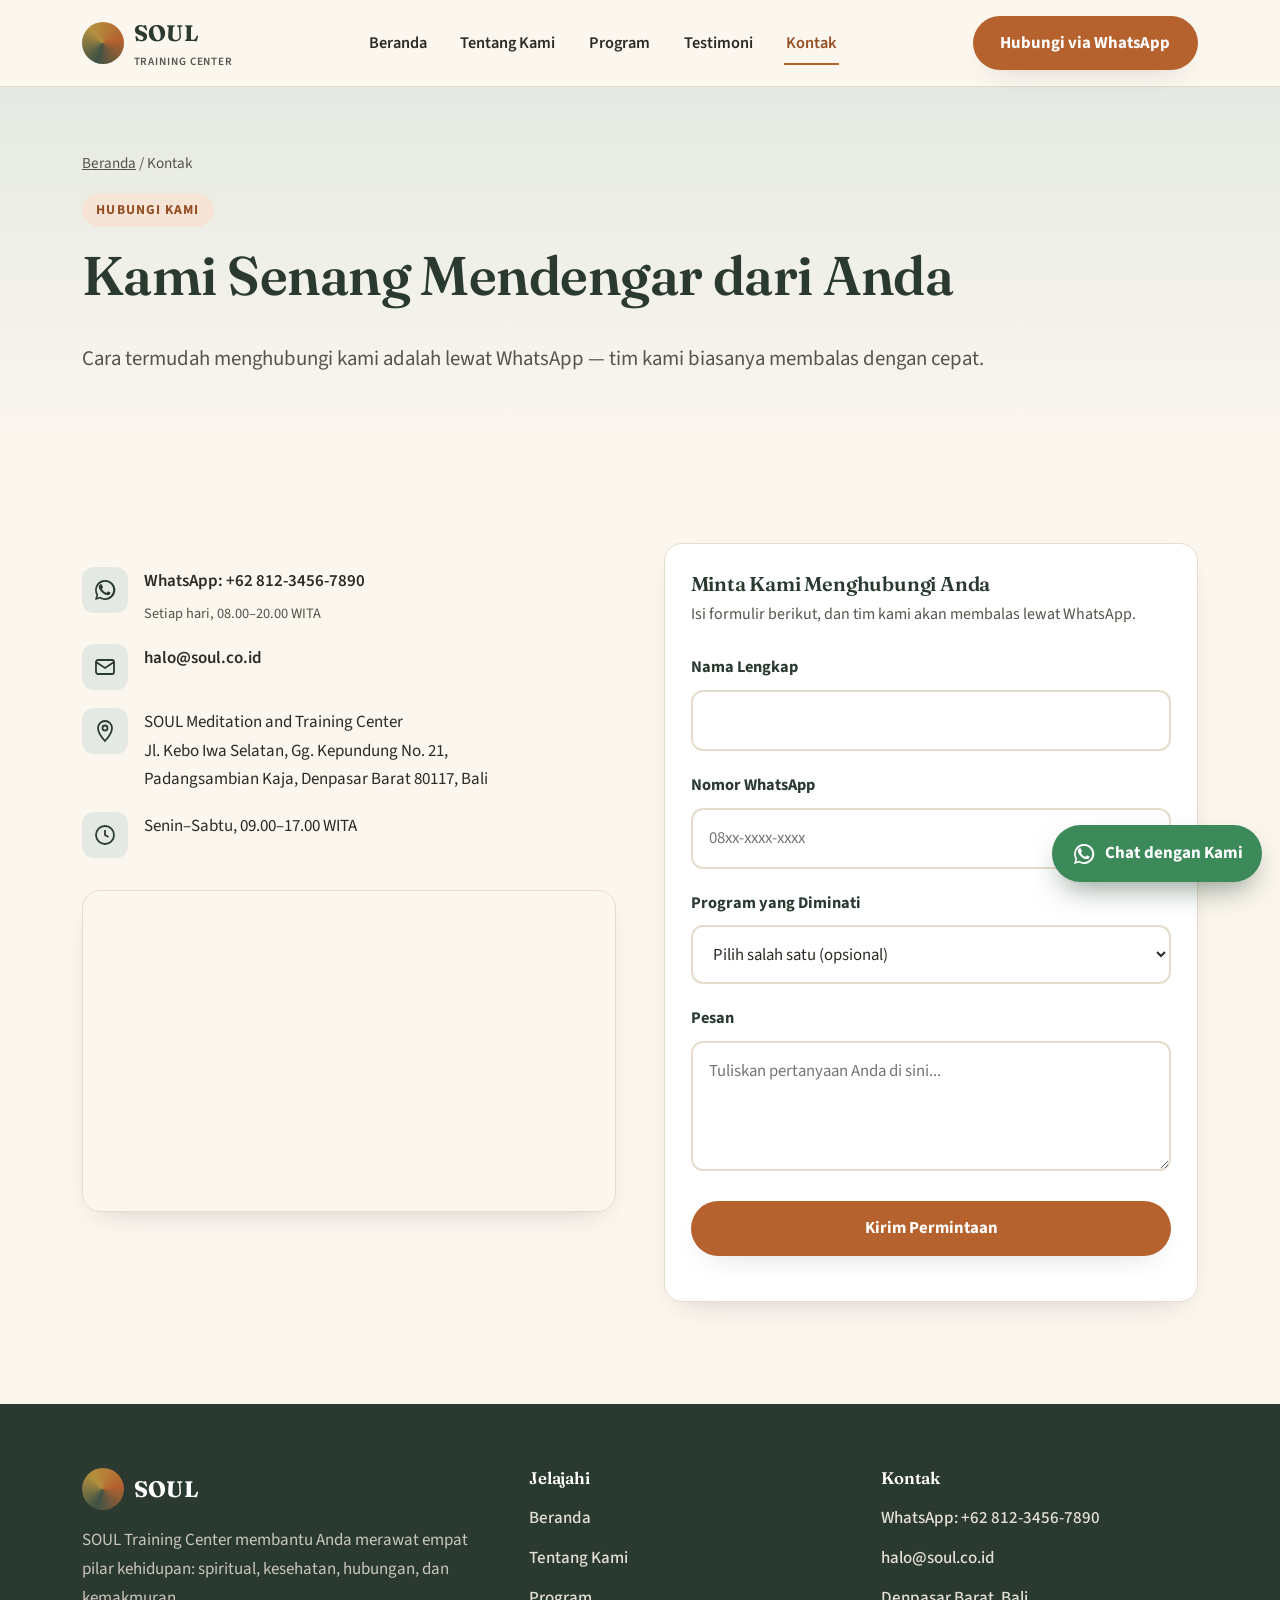
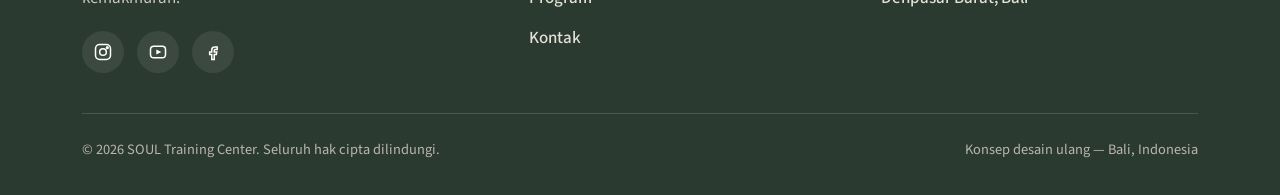
<file: kontak.html>
<!doctype html>
<html lang="id">
<head>
<meta charset="UTF-8">
<meta name="viewport" content="width=device-width, initial-scale=1">
<title>Kontak — SOUL Training Center</title>
<meta name="description" content="Hubungi SOUL Training Center melalui WhatsApp, email, atau kunjungi langsung SOUL Meditation and Training Center di Denpasar Barat, Bali.">
<link rel="icon" href="data:image/svg+xml,%3Csvg xmlns='http://www.w3.org/2000/svg' viewBox='0 0 100 100'%3E%3Ccircle cx='50' cy='50' r='46' fill='%233F5245'/%3E%3Ccircle cx='50' cy='50' r='46' fill='none' stroke='%23B4903F' stroke-width='4'/%3E%3C/svg%3E">
<link rel="preconnect" href="https://fonts.googleapis.com">
<link rel="preconnect" href="https://fonts.gstatic.com" crossorigin>
<link href="https://fonts.googleapis.com/css2?family=Fraunces:opsz,wght@9..144,500;9..144,600;9..144,700&family=Source+Sans+3:wght@400;500;600;700&display=swap" rel="stylesheet">
<link rel="stylesheet" href="assets/css/style.css">
</head>
<body>
<a class="skip-link" href="#main">Langsung ke konten utama</a>

<header class="site-header">
  <div class="container header-inner">
    <a class="logo" href="index.html">
      <span class="logo-mark" aria-hidden="true"></span>
      <span>
        <span class="logo-text">SOUL</span>
        <span class="logo-tag">Training Center</span>
      </span>
    </a>
    <nav class="nav-desktop" aria-label="Navigasi utama">
      <ul>
        <li><a href="index.html">Beranda</a></li>
        <li><a href="about.html">Tentang Kami</a></li>
        <li><a href="program.html">Program</a></li>
        <li><a href="index.html#testimoni">Testimoni</a></li>
        <li><a href="kontak.html" aria-current="page">Kontak</a></li>
      </ul>
    </nav>
    <a class="btn btn-primary header-cta" href="https://wa.me/6281234567890" target="_blank" rel="noopener">Hubungi via WhatsApp</a>
    <button class="menu-toggle" data-menu-toggle type="button" aria-expanded="false" aria-controls="mobile-menu">
      <svg viewBox="0 0 24 24" fill="none" stroke="currentColor" stroke-width="2.2" stroke-linecap="round"><line x1="3" y1="6" x2="21" y2="6"/><line x1="3" y1="12" x2="21" y2="12"/><line x1="3" y1="18" x2="21" y2="18"/></svg>
      <span class="menu-toggle-label">Menu</span>
    </button>
  </div>
  <nav class="mobile-menu" id="mobile-menu" data-mobile-menu aria-label="Navigasi mobile">
    <ul>
      <li><a href="index.html">Beranda</a></li>
      <li><a href="about.html">Tentang Kami</a></li>
      <li><a href="program.html">Program</a></li>
      <li><a href="index.html#testimoni">Testimoni</a></li>
      <li><a href="kontak.html" aria-current="page">Kontak</a></li>
    </ul>
    <div class="container">
      <a class="btn btn-primary btn-block" href="https://wa.me/6281234567890" target="_blank" rel="noopener">Hubungi via WhatsApp</a>
    </div>
  </nav>
</header>

<main id="main">

  <section class="page-hero">
    <div class="container reveal">
      <p class="breadcrumb"><a href="index.html">Beranda</a> / Kontak</p>
      <span class="eyebrow">Hubungi Kami</span>
      <h1>Kami Senang Mendengar dari Anda</h1>
      <p class="lead">Cara termudah menghubungi kami adalah lewat WhatsApp — tim kami biasanya membalas dengan cepat.</p>
    </div>
  </section>

  <section class="section" aria-labelledby="contact-detail-heading">
    <div class="container contact-grid">
      <div class="reveal">
        <h2 id="contact-detail-heading" class="visually-hidden">Detail Kontak</h2>
        <ul class="contact-info-list">
          <li>
            <span class="contact-icon"><svg viewBox="0 0 24 24" fill="currentColor"><path d="M17.5 14.4c-.3-.1-1.7-.8-2-1-.3-.1-.5-.1-.7.1-.2.3-.8 1-1 1.2-.2.2-.3.2-.6.1-.3-.1-1.3-.5-2.4-1.5-.9-.8-1.5-1.8-1.7-2.1-.2-.3 0-.5.1-.6.1-.1.3-.3.4-.5.1-.2.2-.3.3-.5.1-.2 0-.4 0-.5-.1-.1-.7-1.7-1-2.3-.3-.6-.5-.5-.7-.5h-.6c-.2 0-.5.1-.8.4-.3.3-1 1-1 2.4s1 2.8 1.2 3c.1.2 2 3.1 4.9 4.3.7.3 1.2.5 1.6.6.7.2 1.3.2 1.8.1.5-.1 1.7-.7 1.9-1.4.2-.7.2-1.2.2-1.4-.1-.1-.3-.2-.6-.3z"/><path d="M12 2a10 10 0 0 0-8.6 15L2 22l5.2-1.4A10 10 0 1 0 12 2zm0 18.2a8.2 8.2 0 0 1-4.2-1.2l-.3-.2-3.1.8.8-3-.2-.3A8.2 8.2 0 1 1 20.2 12 8.2 8.2 0 0 1 12 20.2z"/></svg></span>
            <div><a href="https://wa.me/6281234567890" target="_blank" rel="noopener">WhatsApp: +62 812-3456-7890</a><div class="form-hint">Setiap hari, 08.00–20.00 WITA</div></div>
          </li>
          <li>
            <span class="contact-icon"><svg viewBox="0 0 24 24" fill="none" stroke="currentColor" stroke-width="1.8"><rect x="3" y="5" width="18" height="14" rx="2"/><path d="M3 7l9 6 9-6"/></svg></span>
            <div><a href="mailto:halo@soul.co.id">halo@soul.co.id</a></div>
          </li>
          <li>
            <span class="contact-icon"><svg viewBox="0 0 24 24" fill="none" stroke="currentColor" stroke-width="1.8"><path d="M12 22s7-7.5 7-13a7 7 0 0 0-14 0c0 5.5 7 13 7 13z"/><circle cx="12" cy="9" r="2.5"/></svg></span>
            <div>SOUL Meditation and Training Center<br>Jl. Kebo Iwa Selatan, Gg. Kepundung No. 21,<br>Padangsambian Kaja, Denpasar Barat 80117, Bali</div>
          </li>
          <li>
            <span class="contact-icon"><svg viewBox="0 0 24 24" fill="none" stroke="currentColor" stroke-width="1.8"><circle cx="12" cy="12" r="9"/><path d="M12 7v5l3.5 2"/></svg></span>
            <div>Senin–Sabtu, 09.00–17.00 WITA</div>
          </li>
        </ul>

        <div class="map-embed" style="margin-top:2rem">
          <iframe
            src="https://www.google.com/maps?q=Jl.+Kebo+Iwa+Selatan+Gg.+Kepundung+No.21+Padangsambian+Kaja+Denpasar+Barat&output=embed"
            loading="lazy"
            referrerpolicy="no-referrer-when-downgrade"
            title="Peta lokasi SOUL Meditation and Training Center, Denpasar Barat, Bali"></iframe>
        </div>
      </div>

      <div class="reveal" style="transition-delay:100ms">
        <div class="pillar-card">
          <h3 style="margin-bottom:0.3rem">Minta Kami Menghubungi Anda</h3>
          <p class="lead" style="margin-bottom:1.6rem">Isi formulir berikut, dan tim kami akan membalas lewat WhatsApp.</p>

          <form data-contact-form novalidate>
            <div class="form-field">
              <label for="nama">Nama Lengkap</label>
              <input type="text" id="nama" name="nama" autocomplete="name" required>
            </div>
            <div class="form-field">
              <label for="telepon">Nomor WhatsApp</label>
              <input type="tel" id="telepon" name="telepon" autocomplete="tel" placeholder="08xx-xxxx-xxxx" required>
            </div>
            <div class="form-field">
              <label for="program">Program yang Diminati</label>
              <select id="program" name="program">
                <option value="">Pilih salah satu (opsional)</option>
                <option>SOUL Meter Workshop</option>
                <option>Soul Development Program</option>
                <option>SOULedu Daring</option>
                <option>SOUL Conference</option>
                <option>Lainnya</option>
              </select>
            </div>
            <div class="form-field">
              <label for="pesan">Pesan</label>
              <textarea id="pesan" name="pesan" placeholder="Tuliskan pertanyaan Anda di sini..."></textarea>
            </div>
            <button type="submit" class="btn btn-primary btn-block">Kirim Permintaan</button>
            <p data-form-status role="status" style="margin-top:1rem;font-weight:600"></p>
          </form>
        </div>
      </div>
    </div>
  </section>

</main>

<footer class="site-footer">
  <div class="container">
    <div class="footer-grid">
      <div>
        <div class="logo" style="color:#fff;margin-bottom:1rem">
          <span class="logo-mark" aria-hidden="true"></span>
          <span class="logo-text" style="color:#fff">SOUL</span>
        </div>
        <p>SOUL Training Center membantu Anda merawat empat pilar kehidupan: spiritual, kesehatan, hubungan, dan kemakmuran.</p>
        <div class="footer-social">
          <a href="#" aria-label="SOUL di Instagram"><svg viewBox="0 0 24 24" fill="none" stroke="currentColor" stroke-width="1.8"><rect x="3" y="3" width="18" height="18" rx="5"/><circle cx="12" cy="12" r="4"/><circle cx="17.2" cy="6.8" r="1"/></svg></a>
          <a href="#" aria-label="SOUL di YouTube"><svg viewBox="0 0 24 24" fill="none" stroke="currentColor" stroke-width="1.8"><rect x="3" y="5" width="18" height="14" rx="4"/><path d="M10 9l6 3-6 3z" fill="currentColor" stroke="none"/></svg></a>
          <a href="#" aria-label="SOUL di Facebook"><svg viewBox="0 0 24 24" fill="none" stroke="currentColor" stroke-width="1.8"><path d="M14 9h3V6h-3c-2 0-3.5 1.5-3.5 3.5V12H8v3h2.5v6h3v-6H16l.5-3h-3v-2c0-.6.4-1 1-1z"/></svg></a>
        </div>
      </div>
      <div>
        <h4>Jelajahi</h4>
        <ul class="footer-links">
          <li><a href="index.html">Beranda</a></li>
          <li><a href="about.html">Tentang Kami</a></li>
          <li><a href="program.html">Program</a></li>
          <li><a href="kontak.html">Kontak</a></li>
        </ul>
      </div>
      <div>
        <h4>Kontak</h4>
        <ul class="footer-links">
          <li><a href="https://wa.me/6281234567890" target="_blank" rel="noopener">WhatsApp: +62 812-3456-7890</a></li>
          <li><a href="mailto:halo@soul.co.id">halo@soul.co.id</a></li>
          <li><a href="kontak.html">Denpasar Barat, Bali</a></li>
        </ul>
      </div>
    </div>
    <div class="footer-bottom">
      <span>© 2026 SOUL Training Center. Seluruh hak cipta dilindungi.</span>
      <span>Konsep desain ulang — Bali, Indonesia</span>
    </div>
  </div>
</footer>

<a class="whatsapp-fab" href="https://wa.me/6281234567890" target="_blank" rel="noopener" aria-label="Hubungi SOUL via WhatsApp">
  <svg viewBox="0 0 24 24" fill="currentColor" aria-hidden="true"><path d="M17.5 14.4c-.3-.1-1.7-.8-2-1-.3-.1-.5-.1-.7.1-.2.3-.8 1-1 1.2-.2.2-.3.2-.6.1-.3-.1-1.3-.5-2.4-1.5-.9-.8-1.5-1.8-1.7-2.1-.2-.3 0-.5.1-.6.1-.1.3-.3.4-.5.1-.2.2-.3.3-.5.1-.2 0-.4 0-.5-.1-.1-.7-1.7-1-2.3-.3-.6-.5-.5-.7-.5h-.6c-.2 0-.5.1-.8.4-.3.3-1 1-1 2.4s1 2.8 1.2 3c.1.2 2 3.1 4.9 4.3.7.3 1.2.5 1.6.6.7.2 1.3.2 1.8.1.5-.1 1.7-.7 1.9-1.4.2-.7.2-1.2.2-1.4-.1-.1-.3-.2-.6-.3z"/><path d="M12 2a10 10 0 0 0-8.6 15L2 22l5.2-1.4A10 10 0 1 0 12 2zm0 18.2a8.2 8.2 0 0 1-4.2-1.2l-.3-.2-3.1.8.8-3-.2-.3A8.2 8.2 0 1 1 20.2 12 8.2 8.2 0 0 1 12 20.2z"/></svg>
  <span class="wa-text">Chat dengan Kami</span>
</a>

<script src="assets/js/main.js"></script>
</body>
</html>
</file>
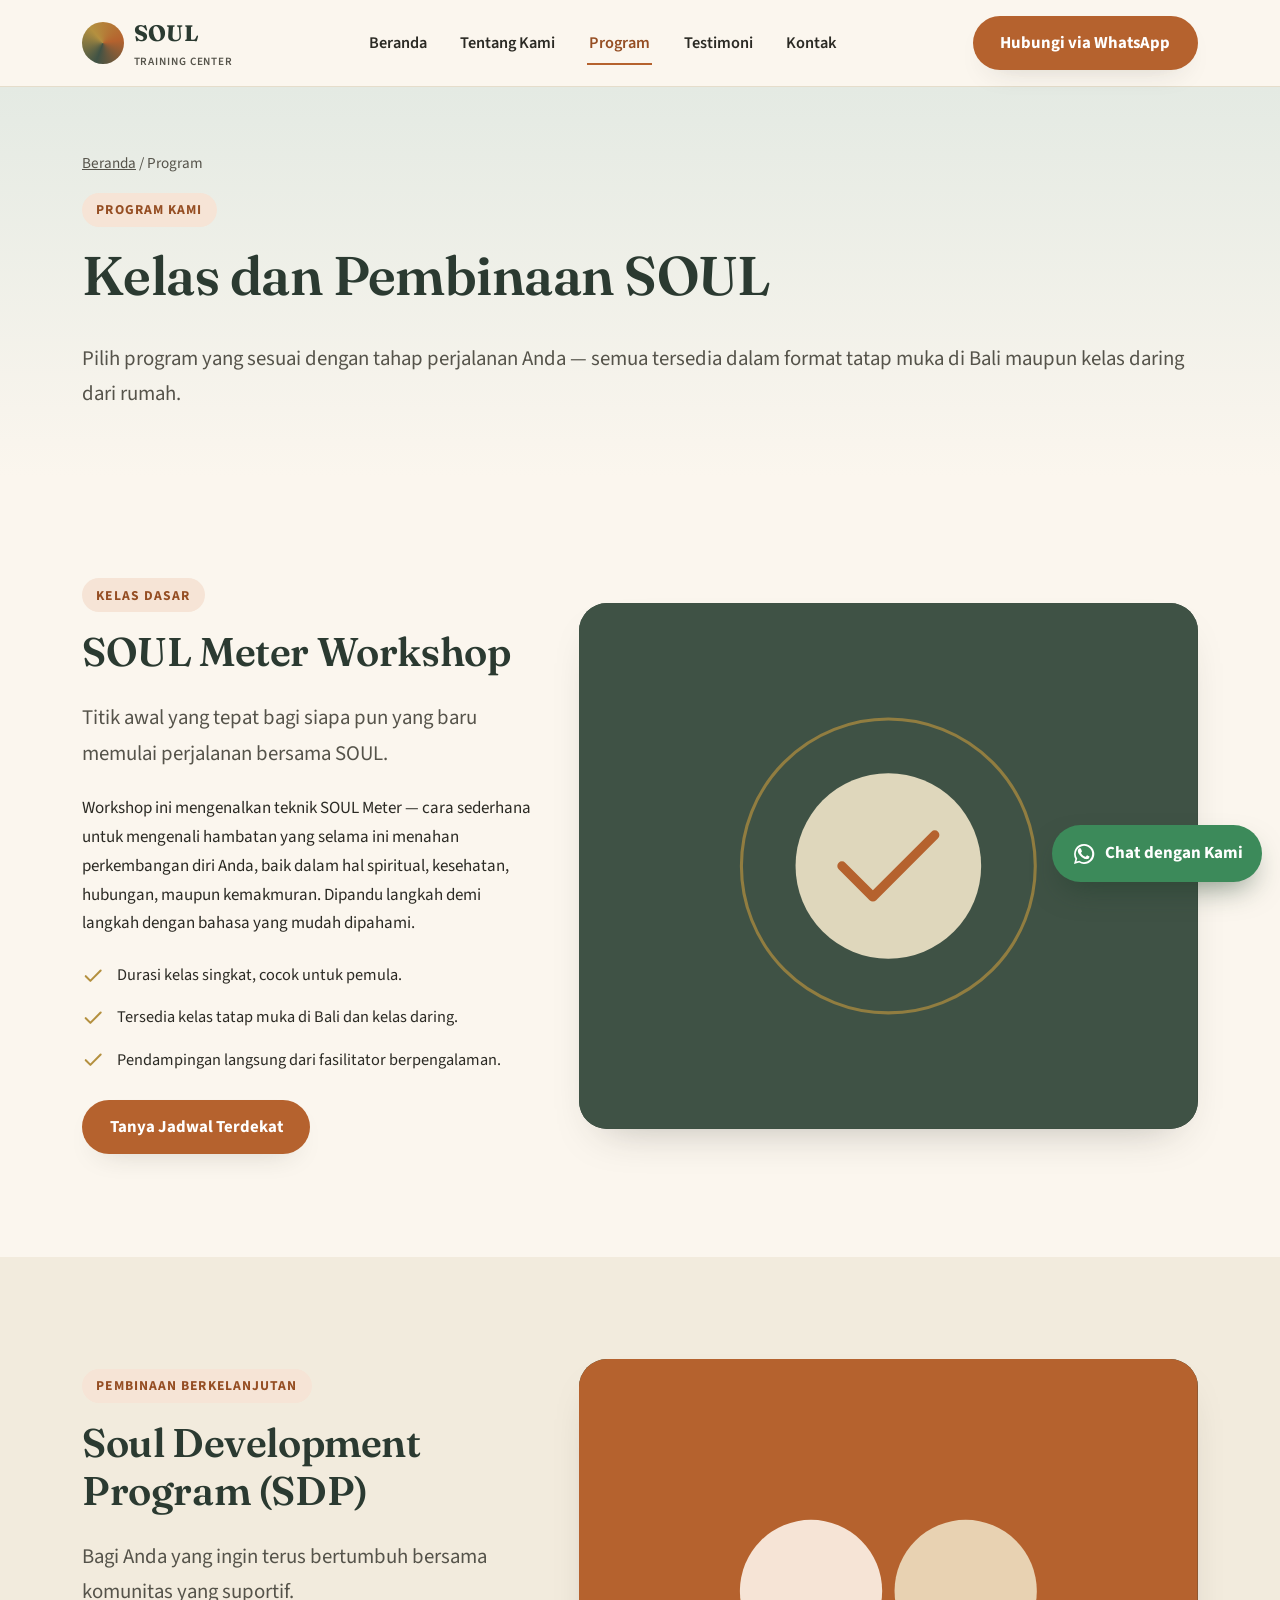
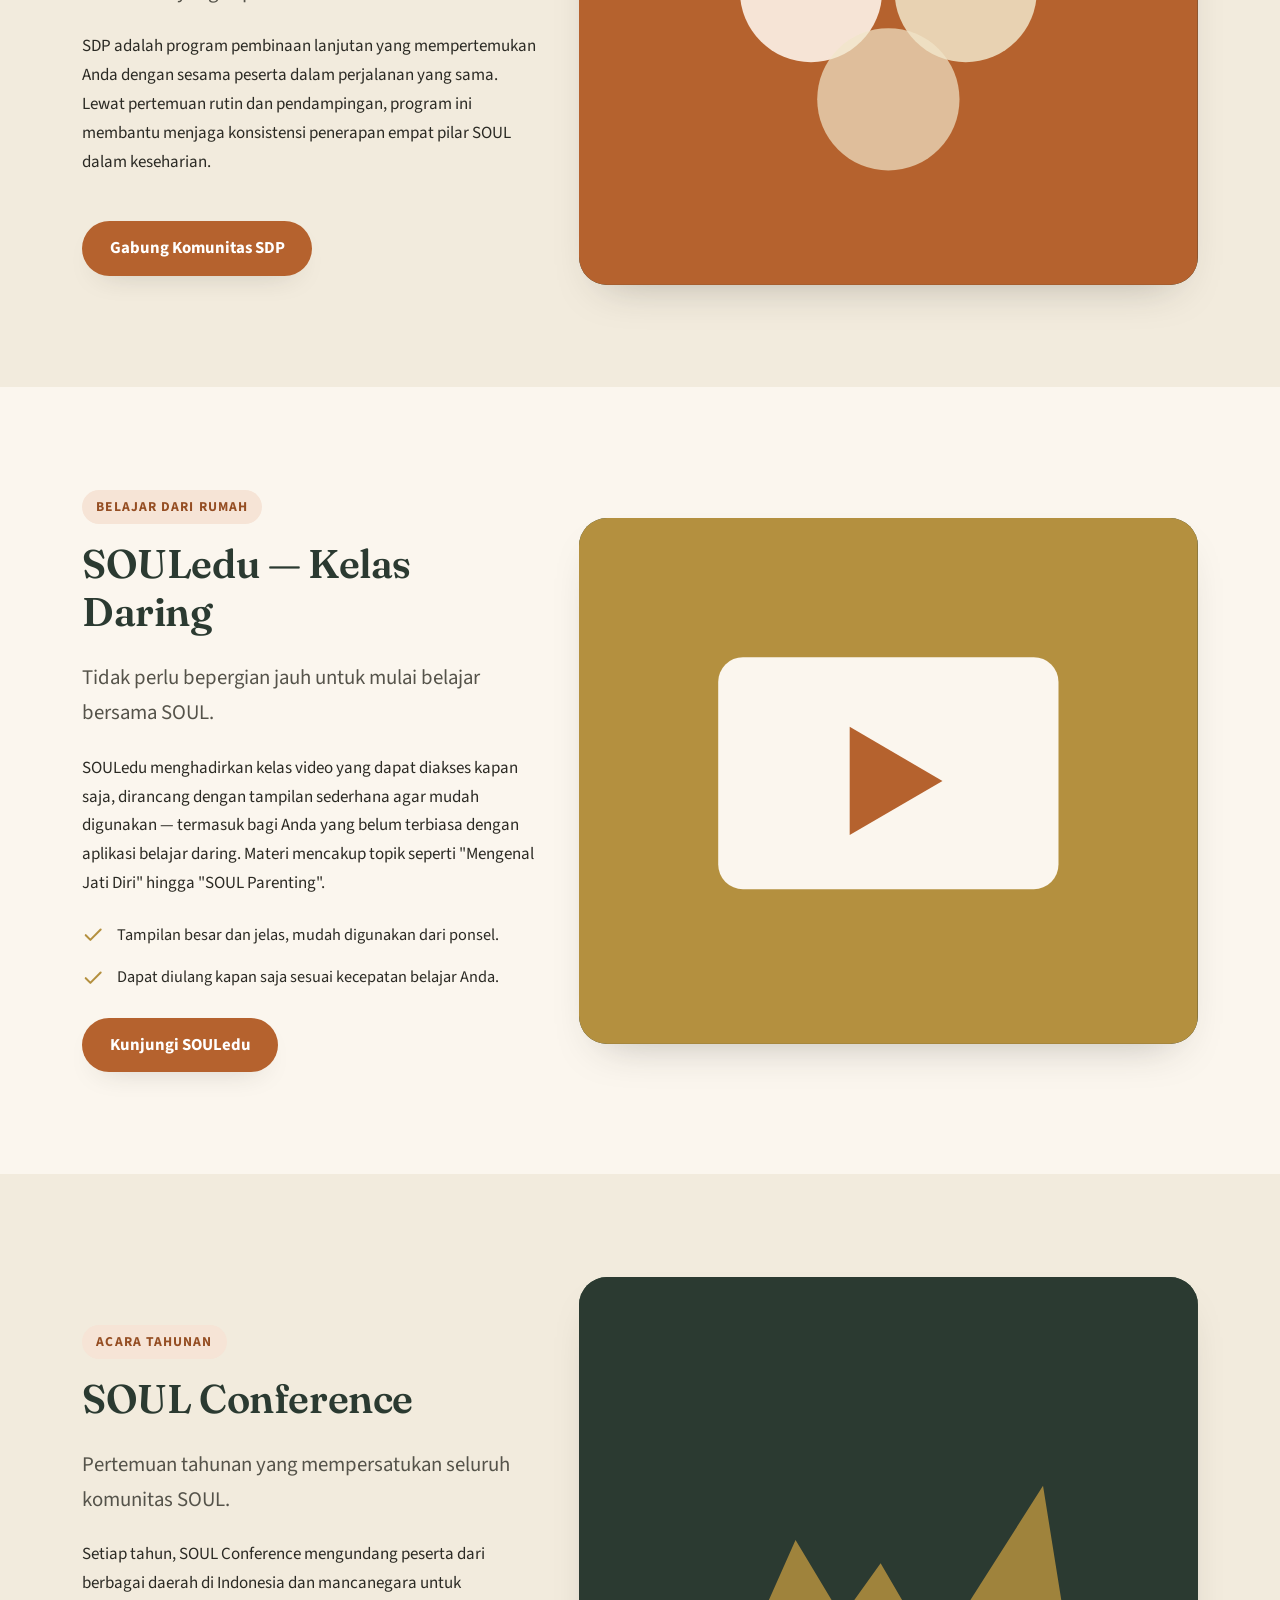
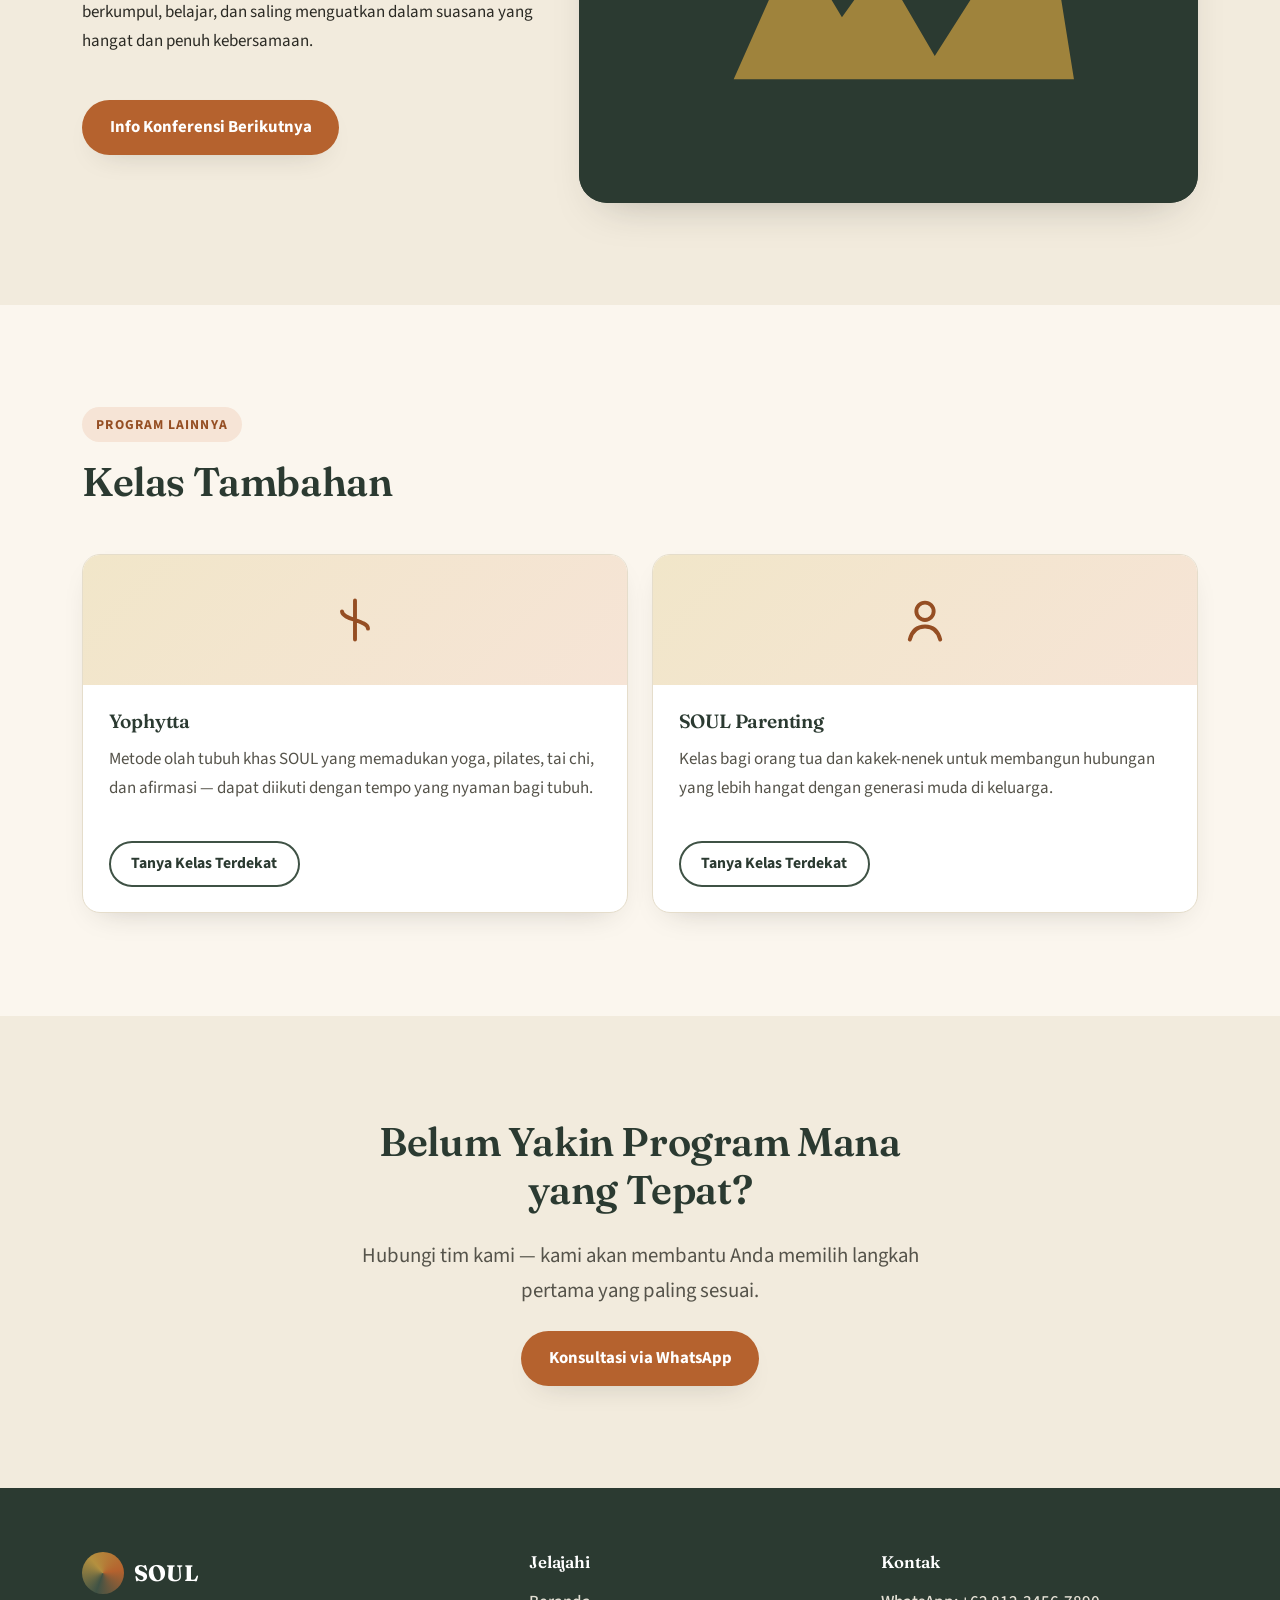
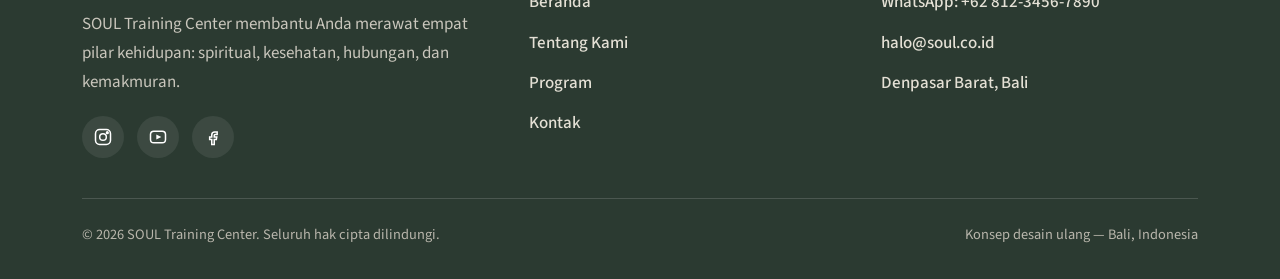
<file: program.html>
<!doctype html>
<html lang="id">
<head>
<meta charset="UTF-8">
<meta name="viewport" content="width=device-width, initial-scale=1">
<title>Program — SOUL Training Center</title>
<meta name="description" content="SOUL Meter Workshop, Soul Development Program, SOULedu, SOUL Conference, dan program lainnya dari SOUL Training Center.">
<link rel="icon" href="data:image/svg+xml,%3Csvg xmlns='http://www.w3.org/2000/svg' viewBox='0 0 100 100'%3E%3Ccircle cx='50' cy='50' r='46' fill='%233F5245'/%3E%3Ccircle cx='50' cy='50' r='46' fill='none' stroke='%23B4903F' stroke-width='4'/%3E%3C/svg%3E">
<link rel="preconnect" href="https://fonts.googleapis.com">
<link rel="preconnect" href="https://fonts.gstatic.com" crossorigin>
<link href="https://fonts.googleapis.com/css2?family=Fraunces:opsz,wght@9..144,500;9..144,600;9..144,700&family=Source+Sans+3:wght@400;500;600;700&display=swap" rel="stylesheet">
<link rel="stylesheet" href="assets/css/style.css">
</head>
<body>
<a class="skip-link" href="#main">Langsung ke konten utama</a>

<header class="site-header">
  <div class="container header-inner">
    <a class="logo" href="index.html">
      <span class="logo-mark" aria-hidden="true"></span>
      <span>
        <span class="logo-text">SOUL</span>
        <span class="logo-tag">Training Center</span>
      </span>
    </a>
    <nav class="nav-desktop" aria-label="Navigasi utama">
      <ul>
        <li><a href="index.html">Beranda</a></li>
        <li><a href="about.html">Tentang Kami</a></li>
        <li><a href="program.html" aria-current="page">Program</a></li>
        <li><a href="index.html#testimoni">Testimoni</a></li>
        <li><a href="kontak.html">Kontak</a></li>
      </ul>
    </nav>
    <a class="btn btn-primary header-cta" href="https://wa.me/6281234567890" target="_blank" rel="noopener">Hubungi via WhatsApp</a>
    <button class="menu-toggle" data-menu-toggle type="button" aria-expanded="false" aria-controls="mobile-menu">
      <svg viewBox="0 0 24 24" fill="none" stroke="currentColor" stroke-width="2.2" stroke-linecap="round"><line x1="3" y1="6" x2="21" y2="6"/><line x1="3" y1="12" x2="21" y2="12"/><line x1="3" y1="18" x2="21" y2="18"/></svg>
      <span class="menu-toggle-label">Menu</span>
    </button>
  </div>
  <nav class="mobile-menu" id="mobile-menu" data-mobile-menu aria-label="Navigasi mobile">
    <ul>
      <li><a href="index.html">Beranda</a></li>
      <li><a href="about.html">Tentang Kami</a></li>
      <li><a href="program.html" aria-current="page">Program</a></li>
      <li><a href="index.html#testimoni">Testimoni</a></li>
      <li><a href="kontak.html">Kontak</a></li>
    </ul>
    <div class="container">
      <a class="btn btn-primary btn-block" href="https://wa.me/6281234567890" target="_blank" rel="noopener">Hubungi via WhatsApp</a>
    </div>
  </nav>
</header>

<main id="main">

  <section class="page-hero">
    <div class="container reveal">
      <p class="breadcrumb"><a href="index.html">Beranda</a> / Program</p>
      <span class="eyebrow">Program Kami</span>
      <h1>Kelas dan Pembinaan SOUL</h1>
      <p class="lead">Pilih program yang sesuai dengan tahap perjalanan Anda — semua tersedia dalam format tatap muka di Bali maupun kelas daring dari rumah.</p>
    </div>
  </section>

  <section class="section" id="soul-meter" aria-labelledby="h-soul-meter">
    <div class="container founder-grid">
      <div class="reveal">
        <span class="eyebrow">Kelas Dasar</span>
        <h2 id="h-soul-meter">SOUL Meter Workshop</h2>
        <p class="lead">Titik awal yang tepat bagi siapa pun yang baru memulai perjalanan bersama SOUL.</p>
        <p>Workshop ini mengenalkan teknik SOUL Meter — cara sederhana untuk mengenali hambatan yang selama ini menahan perkembangan diri Anda, baik dalam hal spiritual, kesehatan, hubungan, maupun kemakmuran. Dipandu langkah demi langkah dengan bahasa yang mudah dipahami.</p>
        <ul class="meter-list">
          <li><svg viewBox="0 0 24 24" fill="none" stroke="currentColor" stroke-width="2.2" stroke-linecap="round" stroke-linejoin="round"><path d="M20 6L9 17l-5-5"/></svg><span>Durasi kelas singkat, cocok untuk pemula.</span></li>
          <li><svg viewBox="0 0 24 24" fill="none" stroke="currentColor" stroke-width="2.2" stroke-linecap="round" stroke-linejoin="round"><path d="M20 6L9 17l-5-5"/></svg><span>Tersedia kelas tatap muka di Bali dan kelas daring.</span></li>
          <li><svg viewBox="0 0 24 24" fill="none" stroke="currentColor" stroke-width="2.2" stroke-linecap="round" stroke-linejoin="round"><path d="M20 6L9 17l-5-5"/></svg><span>Pendampingan langsung dari fasilitator berpengalaman.</span></li>
        </ul>
        <a class="btn btn-primary" style="margin-top:1.6rem" href="https://wa.me/6281234567890" target="_blank" rel="noopener">Tanya Jadwal Terdekat</a>
      </div>
      <div class="hero-art reveal" style="transition-delay:100ms">
        <svg viewBox="0 0 400 340" role="img" aria-label="Ilustrasi SOUL Meter Workshop">
          <rect width="400" height="340" fill="#3F5245"/>
          <circle cx="200" cy="170" r="95" fill="none" stroke="#B4903F" stroke-width="2" opacity="0.7"/>
          <circle cx="200" cy="170" r="60" fill="#F1E6C9" opacity="0.9"/>
          <path d="M170 170l20 20 40-40" fill="none" stroke="#B5622E" stroke-width="6" stroke-linecap="round" stroke-linejoin="round"/>
        </svg>
      </div>
    </div>
  </section>

  <section class="section section--alt" id="sdp" aria-labelledby="h-sdp">
    <div class="container founder-grid">
      <div class="hero-art reveal" style="order:2">
        <svg viewBox="0 0 400 340" role="img" aria-label="Ilustrasi Soul Development Program">
          <rect width="400" height="340" fill="#B5622E"/>
          <circle cx="150" cy="150" r="46" fill="#F6E4D6"/>
          <circle cx="250" cy="150" r="46" fill="#F1E6C9" opacity="0.85"/>
          <circle cx="200" cy="220" r="46" fill="#F1E6C9" opacity="0.7"/>
        </svg>
      </div>
      <div class="reveal" style="order:1;transition-delay:100ms">
        <span class="eyebrow">Pembinaan Berkelanjutan</span>
        <h2 id="h-sdp">Soul Development Program (SDP)</h2>
        <p class="lead">Bagi Anda yang ingin terus bertumbuh bersama komunitas yang suportif.</p>
        <p>SDP adalah program pembinaan lanjutan yang mempertemukan Anda dengan sesama peserta dalam perjalanan yang sama. Lewat pertemuan rutin dan pendampingan, program ini membantu menjaga konsistensi penerapan empat pilar SOUL dalam keseharian.</p>
        <a class="btn btn-primary" style="margin-top:1.6rem" href="https://wa.me/6281234567890" target="_blank" rel="noopener">Gabung Komunitas SDP</a>
      </div>
    </div>
  </section>

  <section class="section" id="souledu" aria-labelledby="h-souledu">
    <div class="container founder-grid">
      <div class="reveal">
        <span class="eyebrow">Belajar dari Rumah</span>
        <h2 id="h-souledu">SOULedu — Kelas Daring</h2>
        <p class="lead">Tidak perlu bepergian jauh untuk mulai belajar bersama SOUL.</p>
        <p>SOULedu menghadirkan kelas video yang dapat diakses kapan saja, dirancang dengan tampilan sederhana agar mudah digunakan — termasuk bagi Anda yang belum terbiasa dengan aplikasi belajar daring. Materi mencakup topik seperti "Mengenal Jati Diri" hingga "SOUL Parenting".</p>
        <ul class="meter-list">
          <li><svg viewBox="0 0 24 24" fill="none" stroke="currentColor" stroke-width="2.2" stroke-linecap="round" stroke-linejoin="round"><path d="M20 6L9 17l-5-5"/></svg><span>Tampilan besar dan jelas, mudah digunakan dari ponsel.</span></li>
          <li><svg viewBox="0 0 24 24" fill="none" stroke="currentColor" stroke-width="2.2" stroke-linecap="round" stroke-linejoin="round"><path d="M20 6L9 17l-5-5"/></svg><span>Dapat diulang kapan saja sesuai kecepatan belajar Anda.</span></li>
        </ul>
        <a class="btn btn-primary" style="margin-top:1.6rem" href="https://edu.soul.co.id" target="_blank" rel="noopener">Kunjungi SOULedu</a>
      </div>
      <div class="hero-art reveal" style="transition-delay:100ms">
        <svg viewBox="0 0 400 340" role="img" aria-label="Ilustrasi SOULedu kelas daring">
          <rect width="400" height="340" fill="#B4903F"/>
          <rect x="90" y="90" width="220" height="150" rx="16" fill="#FBF6EE"/>
          <path d="M175 135l60 35-60 35z" fill="#B5622E"/>
        </svg>
      </div>
    </div>
  </section>

  <section class="section section--alt" id="conference" aria-labelledby="h-conference">
    <div class="container founder-grid">
      <div class="hero-art reveal" style="order:2">
        <svg viewBox="0 0 400 340" role="img" aria-label="Ilustrasi SOUL Conference">
          <rect width="400" height="340" fill="#2B3A31"/>
          <path d="M100 260l40-90 30 50 25-35 35 60 70-110 20 125z" fill="#B4903F" opacity="0.85"/>
        </svg>
      </div>
      <div class="reveal" style="order:1;transition-delay:100ms">
        <span class="eyebrow">Acara Tahunan</span>
        <h2 id="h-conference">SOUL Conference</h2>
        <p class="lead">Pertemuan tahunan yang mempersatukan seluruh komunitas SOUL.</p>
        <p>Setiap tahun, SOUL Conference mengundang peserta dari berbagai daerah di Indonesia dan mancanegara untuk berkumpul, belajar, dan saling menguatkan dalam suasana yang hangat dan penuh kebersamaan.</p>
        <a class="btn btn-primary" style="margin-top:1.6rem" href="https://wa.me/6281234567890" target="_blank" rel="noopener">Info Konferensi Berikutnya</a>
      </div>
    </div>
  </section>

  <section class="section" aria-labelledby="lainnya-heading">
    <div class="container">
      <div class="section-head reveal">
        <span class="eyebrow">Program Lainnya</span>
        <h2 id="lainnya-heading">Kelas Tambahan</h2>
      </div>
      <div class="card-grid reveal-stagger">
        <article class="program-card">
          <div class="program-card-top"><svg viewBox="0 0 24 24" fill="none" stroke="currentColor" stroke-width="1.8" stroke-linecap="round" stroke-linejoin="round"><path d="M12 3v18M6 8c0 4 12 4 12 8"/></svg></div>
          <div class="program-card-body">
            <h3>Yophytta</h3>
            <p>Metode olah tubuh khas SOUL yang memadukan yoga, pilates, tai chi, dan afirmasi — dapat diikuti dengan tempo yang nyaman bagi tubuh.</p>
            <a class="btn btn-outline" href="https://wa.me/6281234567890" target="_blank" rel="noopener">Tanya Kelas Terdekat</a>
          </div>
        </article>
        <article class="program-card">
          <div class="program-card-top"><svg viewBox="0 0 24 24" fill="none" stroke="currentColor" stroke-width="1.8" stroke-linecap="round" stroke-linejoin="round"><path d="M12 12a4 4 0 1 0 0-8 4 4 0 0 0 0 8zM5 21c1-4 3.5-6 7-6s6 2 7 6"/></svg></div>
          <div class="program-card-body">
            <h3>SOUL Parenting</h3>
            <p>Kelas bagi orang tua dan kakek-nenek untuk membangun hubungan yang lebih hangat dengan generasi muda di keluarga.</p>
            <a class="btn btn-outline" href="https://wa.me/6281234567890" target="_blank" rel="noopener">Tanya Kelas Terdekat</a>
          </div>
        </article>
      </div>
    </div>
  </section>

  <section class="section section--alt" aria-labelledby="cta-heading">
    <div class="container reveal" style="text-align:center;max-width:40rem;margin-inline:auto">
      <h2 id="cta-heading">Belum Yakin Program Mana yang Tepat?</h2>
      <p class="lead">Hubungi tim kami — kami akan membantu Anda memilih langkah pertama yang paling sesuai.</p>
      <a class="btn btn-primary" href="https://wa.me/6281234567890" target="_blank" rel="noopener">Konsultasi via WhatsApp</a>
    </div>
  </section>

</main>

<footer class="site-footer">
  <div class="container">
    <div class="footer-grid">
      <div>
        <div class="logo" style="color:#fff;margin-bottom:1rem">
          <span class="logo-mark" aria-hidden="true"></span>
          <span class="logo-text" style="color:#fff">SOUL</span>
        </div>
        <p>SOUL Training Center membantu Anda merawat empat pilar kehidupan: spiritual, kesehatan, hubungan, dan kemakmuran.</p>
        <div class="footer-social">
          <a href="#" aria-label="SOUL di Instagram"><svg viewBox="0 0 24 24" fill="none" stroke="currentColor" stroke-width="1.8"><rect x="3" y="3" width="18" height="18" rx="5"/><circle cx="12" cy="12" r="4"/><circle cx="17.2" cy="6.8" r="1"/></svg></a>
          <a href="#" aria-label="SOUL di YouTube"><svg viewBox="0 0 24 24" fill="none" stroke="currentColor" stroke-width="1.8"><rect x="3" y="5" width="18" height="14" rx="4"/><path d="M10 9l6 3-6 3z" fill="currentColor" stroke="none"/></svg></a>
          <a href="#" aria-label="SOUL di Facebook"><svg viewBox="0 0 24 24" fill="none" stroke="currentColor" stroke-width="1.8"><path d="M14 9h3V6h-3c-2 0-3.5 1.5-3.5 3.5V12H8v3h2.5v6h3v-6H16l.5-3h-3v-2c0-.6.4-1 1-1z"/></svg></a>
        </div>
      </div>
      <div>
        <h4>Jelajahi</h4>
        <ul class="footer-links">
          <li><a href="index.html">Beranda</a></li>
          <li><a href="about.html">Tentang Kami</a></li>
          <li><a href="program.html">Program</a></li>
          <li><a href="kontak.html">Kontak</a></li>
        </ul>
      </div>
      <div>
        <h4>Kontak</h4>
        <ul class="footer-links">
          <li><a href="https://wa.me/6281234567890" target="_blank" rel="noopener">WhatsApp: +62 812-3456-7890</a></li>
          <li><a href="mailto:halo@soul.co.id">halo@soul.co.id</a></li>
          <li><a href="kontak.html">Denpasar Barat, Bali</a></li>
        </ul>
      </div>
    </div>
    <div class="footer-bottom">
      <span>© 2026 SOUL Training Center. Seluruh hak cipta dilindungi.</span>
      <span>Konsep desain ulang — Bali, Indonesia</span>
    </div>
  </div>
</footer>

<a class="whatsapp-fab" href="https://wa.me/6281234567890" target="_blank" rel="noopener" aria-label="Hubungi SOUL via WhatsApp">
  <svg viewBox="0 0 24 24" fill="currentColor" aria-hidden="true"><path d="M17.5 14.4c-.3-.1-1.7-.8-2-1-.3-.1-.5-.1-.7.1-.2.3-.8 1-1 1.2-.2.2-.3.2-.6.1-.3-.1-1.3-.5-2.4-1.5-.9-.8-1.5-1.8-1.7-2.1-.2-.3 0-.5.1-.6.1-.1.3-.3.4-.5.1-.2.2-.3.3-.5.1-.2 0-.4 0-.5-.1-.1-.7-1.7-1-2.3-.3-.6-.5-.5-.7-.5h-.6c-.2 0-.5.1-.8.4-.3.3-1 1-1 2.4s1 2.8 1.2 3c.1.2 2 3.1 4.9 4.3.7.3 1.2.5 1.6.6.7.2 1.3.2 1.8.1.5-.1 1.7-.7 1.9-1.4.2-.7.2-1.2.2-1.4-.1-.1-.3-.2-.6-.3z"/><path d="M12 2a10 10 0 0 0-8.6 15L2 22l5.2-1.4A10 10 0 1 0 12 2zm0 18.2a8.2 8.2 0 0 1-4.2-1.2l-.3-.2-3.1.8.8-3-.2-.3A8.2 8.2 0 1 1 20.2 12 8.2 8.2 0 0 1 12 20.2z"/></svg>
  <span class="wa-text">Chat dengan Kami</span>
</a>

<script src="assets/js/main.js"></script>
</body>
</html>
</file>
<file: assets/css/style.css>
/* ==========================================================================
   SOUL — Design System
   Redesign brief: modern, uncluttered, warm; primary audience age 40–70,
   primarily on mobile. Larger type, high contrast, generous tap targets,
   calm restrained motion (respects prefers-reduced-motion).
   ========================================================================== */

:root {
  /* --- Color: warm, calming, trustworthy — earth + gold, not "techy" --- */
  --color-bg: #FBF6EE;
  --color-surface: #FFFFFF;
  --color-surface-alt: #F2EBDD;
  --color-ink: #2B2A24;
  --color-ink-soft: #55534A;
  --color-primary: #3F5245;       /* deep sage green */
  --color-primary-dark: #2B3A31;
  --color-primary-tint: #E4EAE3;
  --color-accent: #B5622E;        /* warm terracotta */
  --color-accent-dark: #954E23;
  --color-accent-tint: #F6E4D6;
  --color-gold: #B4903F;          /* soft gold, dividers/highlights */
  --color-gold-tint: #F1E6C9;
  --color-border: #E5DDCB;
  --color-focus: #1D5FBF;         /* strong, unambiguous focus color */

  /* --- Type scale: mobile-first, deliberately large for readability --- */
  --font-display: "Fraunces", Georgia, "Times New Roman", serif;
  --font-body: "Source Sans 3", "Segoe UI", Arial, sans-serif;

  --fs-body: 1.0625rem;      /* 17px base — larger than typical 16px default */
  --fs-small: 0.9375rem;
  --fs-h1: clamp(2.1rem, 6vw + 0.5rem, 3.4rem);
  --fs-h2: clamp(1.7rem, 4vw + 0.5rem, 2.5rem);
  --fs-h3: clamp(1.3rem, 2.4vw + 0.5rem, 1.65rem);
  --fs-lead: clamp(1.1rem, 2vw + 0.4rem, 1.3rem);
  --line-body: 1.7;
  --line-heading: 1.2;

  /* --- Spacing / shape --- */
  --space-section: clamp(3.5rem, 8vw, 6.5rem);
  --radius-lg: 28px;
  --radius-md: 18px;
  --radius-sm: 12px;
  --shadow-soft: 0 20px 45px -25px rgba(43, 42, 36, 0.35);
  --shadow-card: 0 12px 30px -18px rgba(43, 42, 36, 0.28);
  --container: 1180px;

  /* --- Motion: slow and gentle by design --- */
  --ease-soft: cubic-bezier(0.22, 0.61, 0.36, 1);
  --dur-fast: 200ms;
  --dur-med: 500ms;
  --dur-slow: 900ms;
}

/* ------------------------------ Reset ---------------------------------- */
*, *::before, *::after { box-sizing: border-box; }
html { scroll-behavior: smooth; }
@media (prefers-reduced-motion: reduce) {
  html { scroll-behavior: auto; }
  *, *::before, *::after {
    animation-duration: 0.001ms !important;
    animation-iteration-count: 1 !important;
    transition-duration: 0.001ms !important;
    scroll-behavior: auto !important;
  }
}

body {
  margin: 0;
  background: var(--color-bg);
  color: var(--color-ink);
  font-family: var(--font-body);
  font-size: var(--fs-body);
  line-height: var(--line-body);
  -webkit-font-smoothing: antialiased;
  text-rendering: optimizeLegibility;
}

img, svg { max-width: 100%; display: block; }

h1, h2, h3, h4 {
  font-family: var(--font-display);
  line-height: var(--line-heading);
  color: var(--color-primary-dark);
  margin: 0 0 0.6em;
  font-weight: 600;
  letter-spacing: -0.01em;
}
h1 { font-size: var(--fs-h1); }
h2 { font-size: var(--fs-h2); }
h3 { font-size: var(--fs-h3); }

p { margin: 0 0 1.1em; }
p:last-child { margin-bottom: 0; }

a { color: var(--color-accent-dark); }

/* Strong, visible focus ring everywhere — essential for this audience */
a:focus-visible,
button:focus-visible,
input:focus-visible,
textarea:focus-visible,
summary:focus-visible {
  outline: 3px solid var(--color-focus);
  outline-offset: 3px;
  border-radius: 4px;
}

.skip-link {
  position: absolute;
  left: 1rem;
  top: -60px;
  background: var(--color-primary-dark);
  color: #fff;
  padding: 0.8rem 1.2rem;
  border-radius: var(--radius-sm);
  z-index: 1000;
  transition: top var(--dur-fast) var(--ease-soft);
  font-weight: 600;
}
.skip-link:focus { top: 1rem; }

.container {
  max-width: var(--container);
  margin: 0 auto;
  padding: 0 1.25rem;
}
@media (min-width: 768px) {
  .container { padding: 0 2rem; }
}

.section { padding-block: var(--space-section); }
.section--alt { background: var(--color-surface-alt); }
.section-head {
  max-width: 46rem;
  margin-bottom: clamp(2rem, 5vw, 3rem);
}
.eyebrow {
  display: inline-block;
  font-family: var(--font-body);
  font-weight: 700;
  letter-spacing: 0.08em;
  text-transform: uppercase;
  font-size: 0.85rem;
  color: var(--color-accent-dark);
  background: var(--color-accent-tint);
  padding: 0.35rem 0.9rem;
  border-radius: 999px;
  margin-bottom: 1rem;
}
.lead {
  font-size: var(--fs-lead);
  color: var(--color-ink-soft);
}

/* ------------------------------ Buttons --------------------------------- */
.btn {
  display: inline-flex;
  align-items: center;
  justify-content: center;
  gap: 0.6rem;
  font-family: var(--font-body);
  font-weight: 700;
  font-size: 1.05rem;
  padding: 1rem 1.6rem;
  min-height: 52px; /* comfortable tap target */
  border-radius: 999px;
  border: 2px solid transparent;
  cursor: pointer;
  text-decoration: none;
  transition: transform var(--dur-fast) var(--ease-soft),
              box-shadow var(--dur-fast) var(--ease-soft),
              background-color var(--dur-fast) var(--ease-soft);
  line-height: 1.1;
}
.btn:active { transform: translateY(1px); }
.btn-primary {
  background: var(--color-accent);
  color: #fff;
  box-shadow: var(--shadow-card);
}
.btn-primary:hover { background: var(--color-accent-dark); }
.btn-outline {
  background: transparent;
  border-color: var(--color-primary);
  color: var(--color-primary-dark);
}
.btn-outline:hover { background: var(--color-primary-tint); }
.btn-block { width: 100%; }
.btn svg { width: 1.3em; height: 1.3em; flex-shrink: 0; }

/* ------------------------------ Header ---------------------------------- */
.site-header {
  position: sticky;
  top: 0;
  z-index: 100;
  background: rgba(251, 246, 238, 0.92);
  backdrop-filter: blur(10px);
  border-bottom: 1px solid var(--color-border);
}
.header-inner {
  display: flex;
  align-items: center;
  justify-content: space-between;
  gap: 1rem;
  padding-block: 0.9rem;
}
.logo {
  display: flex;
  align-items: center;
  gap: 0.6rem;
  text-decoration: none;
  color: var(--color-primary-dark);
}
.logo-mark {
  width: 42px;
  height: 42px;
  border-radius: 50%;
  background: conic-gradient(from 200deg, var(--color-primary), var(--color-gold), var(--color-accent), var(--color-primary));
  flex-shrink: 0;
}
.logo-text {
  font-family: var(--font-display);
  font-size: 1.4rem;
  font-weight: 700;
  letter-spacing: 0.02em;
}
.logo-tag {
  display: block;
  font-family: var(--font-body);
  font-size: 0.7rem;
  font-weight: 600;
  letter-spacing: 0.08em;
  text-transform: uppercase;
  color: var(--color-ink-soft);
}

.nav-desktop { display: none; }
.nav-desktop ul {
  list-style: none;
  display: flex;
  gap: 1.9rem;
  margin: 0;
  padding: 0;
}
.nav-desktop a {
  text-decoration: none;
  color: var(--color-ink);
  font-weight: 600;
  font-size: 1.02rem;
  padding: 0.5rem 0.1rem;
  border-bottom: 2px solid transparent;
  transition: border-color var(--dur-fast) var(--ease-soft), color var(--dur-fast) var(--ease-soft);
}
.nav-desktop a:hover,
.nav-desktop a[aria-current="page"] {
  color: var(--color-accent-dark);
  border-color: var(--color-accent);
}

.header-cta { display: none; }

.menu-toggle {
  display: inline-flex;
  align-items: center;
  gap: 0.5rem;
  background: var(--color-primary-tint);
  border: 2px solid var(--color-primary);
  color: var(--color-primary-dark);
  border-radius: 999px;
  padding: 0.6rem 1.1rem;
  min-height: 48px;
  font-weight: 700;
  font-size: 1rem;
  cursor: pointer;
}
.menu-toggle svg { width: 22px; height: 22px; }

.mobile-menu {
  display: none;
  border-top: 1px solid var(--color-border);
  background: var(--color-surface);
}
.mobile-menu.is-open { display: block; }
.mobile-menu ul {
  list-style: none;
  margin: 0;
  padding: 0.5rem 1.25rem 1.25rem;
}
.mobile-menu a {
  display: flex;
  align-items: center;
  min-height: 56px;
  font-size: 1.15rem;
  font-weight: 600;
  color: var(--color-ink);
  text-decoration: none;
  border-bottom: 1px solid var(--color-border);
}
.mobile-menu a[aria-current="page"] { color: var(--color-accent-dark); }
.mobile-menu .btn { margin-top: 1rem; }

@media (min-width: 960px) {
  .nav-desktop { display: block; }
  .header-cta { display: inline-flex; }
  .menu-toggle { display: none; }
  .mobile-menu { display: none !important; }
}

/* ------------------------------ Hero ------------------------------------ */
.hero {
  position: relative;
  overflow: hidden;
  padding-block: clamp(2.5rem, 7vw, 5rem);
}
.hero-blob {
  position: absolute;
  inset: -20% -10% auto auto;
  width: 60vw;
  max-width: 640px;
  aspect-ratio: 1;
  background: radial-gradient(circle at 30% 30%, var(--color-gold-tint), transparent 60%),
              radial-gradient(circle at 70% 70%, var(--color-primary-tint), transparent 60%);
  filter: blur(10px);
  z-index: 0;
  border-radius: 50%;
  animation: float-slow 16s var(--ease-soft) infinite alternate;
}
@keyframes float-slow {
  from { transform: translate(0, 0) scale(1); }
  to   { transform: translate(-4%, 3%) scale(1.05); }
}
.hero-grid {
  position: relative;
  z-index: 1;
  display: grid;
  gap: 2.5rem;
  align-items: center;
}
.hero-copy h1 { margin-bottom: 0.5rem; }
.hero-actions {
  display: flex;
  flex-wrap: wrap;
  gap: 0.9rem;
  margin-top: 1.8rem;
}
.hero-trust {
  margin-top: 2rem;
  display: flex;
  align-items: center;
  gap: 0.8rem;
  color: var(--color-ink-soft);
  font-size: 0.98rem;
}
.hero-trust svg { width: 1.4rem; height: 1.4rem; color: var(--color-gold); flex-shrink: 0; }

.hero-art {
  position: relative;
  aspect-ratio: 4 / 3.4;
  border-radius: var(--radius-lg);
  background: linear-gradient(155deg, var(--color-primary) 0%, var(--color-primary-dark) 100%);
  box-shadow: var(--shadow-soft);
  overflow: hidden;
}
.hero-art svg { width: 100%; height: 100%; }

@media (min-width: 960px) {
  .hero-grid { grid-template-columns: 1.05fr 0.95fr; gap: 3.5rem; }
}

/* ------------------------------ Pillars ---------------------------------- */
.pillars-grid {
  display: grid;
  gap: 1.25rem;
  grid-template-columns: 1fr;
}
@media (min-width: 640px) { .pillars-grid { grid-template-columns: repeat(2, 1fr); } }
@media (min-width: 1100px) { .pillars-grid { grid-template-columns: repeat(4, 1fr); } }

.pillar-card {
  background: var(--color-surface);
  border: 1px solid var(--color-border);
  border-radius: var(--radius-md);
  padding: 1.8rem 1.6rem;
  box-shadow: var(--shadow-card);
}
.pillar-icon {
  width: 56px;
  height: 56px;
  border-radius: 16px;
  display: flex;
  align-items: center;
  justify-content: center;
  background: var(--color-primary-tint);
  color: var(--color-primary-dark);
  margin-bottom: 1.1rem;
}
.pillar-icon svg { width: 30px; height: 30px; }
.pillar-card h3 { margin-bottom: 0.5rem; font-size: 1.25rem; }
.pillar-card p { color: var(--color-ink-soft); font-size: 1rem; }

/* ------------------------------ Cards / Programs -------------------------- */
.card-grid {
  display: grid;
  gap: 1.5rem;
  grid-template-columns: 1fr;
}
@media (min-width: 700px) { .card-grid { grid-template-columns: repeat(2, 1fr); } }
@media (min-width: 1100px) { .card-grid--4 { grid-template-columns: repeat(4, 1fr); } }
@media (min-width: 1100px) { .card-grid--3 { grid-template-columns: repeat(3, 1fr); } }

.program-card {
  display: flex;
  flex-direction: column;
  background: var(--color-surface);
  border-radius: var(--radius-md);
  border: 1px solid var(--color-border);
  overflow: hidden;
  box-shadow: var(--shadow-card);
  transition: transform var(--dur-med) var(--ease-soft), box-shadow var(--dur-med) var(--ease-soft);
}
.program-card:hover { transform: translateY(-4px); }
.program-card-top {
  height: 130px;
  background: linear-gradient(135deg, var(--color-gold-tint), var(--color-accent-tint));
  display: flex;
  align-items: center;
  justify-content: center;
}
.program-card-top svg { width: 52px; height: 52px; color: var(--color-accent-dark); }
.program-card-body { padding: 1.6rem; flex: 1; display: flex; flex-direction: column; }
.program-card-body h3 { font-size: 1.2rem; }
.program-card-body p { color: var(--color-ink-soft); flex: 1; }
.program-card-body .btn-outline { margin-top: 1.2rem; align-self: flex-start; padding: 0.7rem 1.3rem; min-height: 46px; font-size: 0.98rem; }

/* ------------------------------ Founder ----------------------------------- */
.founder-grid {
  display: grid;
  gap: 2.5rem;
  align-items: center;
}
@media (min-width: 900px) { .founder-grid { grid-template-columns: 0.85fr 1.15fr; } }
.founder-portrait {
  aspect-ratio: 1;
  border-radius: var(--radius-lg);
  background: linear-gradient(160deg, var(--color-gold-tint), var(--color-primary-tint));
  box-shadow: var(--shadow-card);
  display: flex;
  align-items: center;
  justify-content: center;
  overflow: hidden;
}
.founder-portrait svg { width: 70%; height: 70%; }

/* ------------------------------ SOUL Meter -------------------------------- */
.meter-wrap {
  display: grid;
  gap: 2.5rem;
  align-items: center;
}
@media (min-width: 900px) { .meter-wrap { grid-template-columns: 1fr 1fr; } }
.meter-visual {
  background: var(--color-primary-dark);
  border-radius: var(--radius-lg);
  padding: clamp(2rem, 5vw, 3.5rem);
  display: flex;
  align-items: center;
  justify-content: center;
  box-shadow: var(--shadow-soft);
}
.meter-dial { width: min(320px, 80%); }
.meter-list { list-style: none; margin: 1.5rem 0 0; padding: 0; display: grid; gap: 0.9rem; }
.meter-list li {
  display: flex;
  gap: 0.8rem;
  align-items: flex-start;
  font-size: 1.02rem;
}
.meter-list svg { width: 1.4rem; height: 1.4rem; color: var(--color-gold); flex-shrink: 0; margin-top: 0.15rem; }

/* ------------------------------ Testimonials ------------------------------ */
.testi-scroll {
  display: flex;
  gap: 1.25rem;
  overflow-x: auto;
  scroll-snap-type: x mandatory;
  padding-bottom: 0.75rem;
  margin: 0 -1.25rem;
  padding-inline: 1.25rem;
}
.testi-scroll::-webkit-scrollbar { height: 8px; }
.testi-scroll::-webkit-scrollbar-thumb { background: var(--color-border); border-radius: 999px; }

.testi-card {
  scroll-snap-align: start;
  flex: 0 0 min(340px, 84vw);
  background: var(--color-surface);
  border: 1px solid var(--color-border);
  border-radius: var(--radius-md);
  padding: 1.8rem;
  box-shadow: var(--shadow-card);
}
.testi-quote { font-size: 1.05rem; color: var(--color-ink); margin-bottom: 1.3rem; }
.testi-person { display: flex; align-items: center; gap: 0.8rem; }
.testi-avatar {
  width: 48px;
  height: 48px;
  border-radius: 50%;
  background: var(--color-primary);
  color: #fff;
  font-family: var(--font-display);
  font-weight: 700;
  display: flex;
  align-items: center;
  justify-content: center;
  flex-shrink: 0;
}
.testi-name { font-weight: 700; color: var(--color-primary-dark); }
.testi-loc { font-size: 0.92rem; color: var(--color-ink-soft); }
@media (min-width: 900px) {
  .testi-scroll { overflow: visible; flex-wrap: wrap; margin: 0; padding-inline: 0; }
  .testi-card { flex: 1 1 30%; }
}

/* ------------------------------ FAQ / Accordion ---------------------------- */
.faq-list { display: grid; gap: 0.9rem; max-width: 44rem; }
.faq-item {
  background: var(--color-surface);
  border: 1px solid var(--color-border);
  border-radius: var(--radius-md);
  overflow: hidden;
}
.faq-item summary {
  cursor: pointer;
  list-style: none;
  display: flex;
  align-items: center;
  justify-content: space-between;
  gap: 1rem;
  padding: 1.2rem 1.4rem;
  font-weight: 700;
  font-size: 1.05rem;
  color: var(--color-primary-dark);
  min-height: 56px;
}
.faq-item summary::-webkit-details-marker { display: none; }
.faq-icon {
  width: 26px;
  height: 26px;
  border-radius: 50%;
  background: var(--color-primary-tint);
  display: flex;
  align-items: center;
  justify-content: center;
  flex-shrink: 0;
  transition: transform var(--dur-fast) var(--ease-soft);
}
.faq-item[open] .faq-icon { transform: rotate(45deg); }
.faq-body { padding: 0 1.4rem 1.3rem; color: var(--color-ink-soft); }

/* ------------------------------ Contact / Map ------------------------------ */
.contact-grid {
  display: grid;
  gap: 2rem;
}
@media (min-width: 900px) { .contact-grid { grid-template-columns: 1fr 1fr; gap: 3rem; } }
.contact-info-list { list-style: none; margin: 1.5rem 0 0; padding: 0; display: grid; gap: 1.1rem; }
.contact-info-list li { display: flex; gap: 1rem; align-items: flex-start; }
.contact-info-list a { color: var(--color-ink); text-decoration: none; font-weight: 600; }
.contact-info-list a:hover { color: var(--color-accent-dark); }
.contact-icon {
  width: 46px; height: 46px; border-radius: 12px;
  background: var(--color-primary-tint); color: var(--color-primary-dark);
  display: flex; align-items: center; justify-content: center; flex-shrink: 0;
}
.contact-icon svg { width: 24px; height: 24px; }
.map-embed {
  border-radius: var(--radius-md);
  overflow: hidden;
  border: 1px solid var(--color-border);
  box-shadow: var(--shadow-card);
}
.map-embed iframe { width: 100%; height: 100%; min-height: 320px; border: 0; display: block; }

/* Simple accessible form */
.form-field { margin-bottom: 1.3rem; }
.form-field label {
  display: block;
  font-weight: 700;
  margin-bottom: 0.5rem;
  font-size: 1.02rem;
  color: var(--color-primary-dark);
}
.form-field input,
.form-field textarea,
.form-field select {
  width: 100%;
  font: inherit;
  font-size: 1.05rem;
  padding: 0.9rem 1rem;
  min-height: 52px;
  border-radius: var(--radius-sm);
  border: 2px solid var(--color-border);
  background: var(--color-surface);
  color: var(--color-ink);
}
.form-field textarea { min-height: 130px; resize: vertical; }
.form-field input:focus,
.form-field textarea:focus,
.form-field select:focus {
  border-color: var(--color-focus);
  outline: none;
}
.form-hint { font-size: 0.9rem; color: var(--color-ink-soft); margin-top: 0.4rem; }

/* ------------------------------ Footer -------------------------------------- */
.site-footer {
  background: var(--color-primary-dark);
  color: #EFEAE0;
  padding-block: clamp(2.5rem, 6vw, 4rem) 2rem;
}
.footer-grid {
  display: grid;
  gap: 2.2rem;
  margin-bottom: 2.5rem;
}
@media (min-width: 700px) { .footer-grid { grid-template-columns: 1.3fr 1fr 1fr; } }
.site-footer h4 { color: #fff; font-size: 1.05rem; margin-bottom: 1rem; }
.site-footer p { color: #C9C6BC; }
.footer-links { list-style: none; margin: 0; padding: 0; display: grid; gap: 0.7rem; }
.footer-links a { color: #E4E0D5; text-decoration: none; font-weight: 500; }
.footer-links a:hover { color: var(--color-gold); }
.footer-social { display: flex; gap: 0.8rem; margin-top: 1rem; }
.footer-social a {
  width: 42px; height: 42px; border-radius: 50%;
  background: rgba(255,255,255,0.08);
  display: flex; align-items: center; justify-content: center;
  color: #fff;
}
.footer-social svg { width: 20px; height: 20px; }
.footer-bottom {
  border-top: 1px solid rgba(255,255,255,0.15);
  padding-top: 1.5rem;
  font-size: 0.9rem;
  color: #B9B6AC;
  display: flex;
  flex-wrap: wrap;
  gap: 0.8rem;
  justify-content: space-between;
}

/* ------------------------------ Sticky WhatsApp CTA ------------------------- */
.whatsapp-fab {
  position: fixed;
  right: 1.1rem;
  bottom: 1.1rem;
  z-index: 200;
  display: inline-flex;
  align-items: center;
  gap: 0.6rem;
  background: #3C8A5A;
  color: #fff;
  text-decoration: none;
  font-weight: 700;
  padding: 0.9rem 1.2rem;
  border-radius: 999px;
  min-height: 52px;
  box-shadow: 0 14px 30px -10px rgba(30, 60, 40, 0.55);
  transition: transform var(--dur-fast) var(--ease-soft);
}
.whatsapp-fab:hover { transform: translateY(-2px); }
.whatsapp-fab svg { width: 24px; height: 24px; flex-shrink: 0; }
.whatsapp-fab .wa-text { display: none; }
@media (min-width: 560px) { .whatsapp-fab .wa-text { display: inline; } }

/* ------------------------------ Scroll reveal -------------------------------- */
/* Progressive enhancement: content is visible by default. The "js" class is
   added by main.js only once it has confirmed IntersectionObserver support,
   so a slow/blocked script (older phones, poor connections) never hides
   content — it just skips the animation. */
.js .reveal {
  opacity: 0;
  transform: translateY(18px);
  transition: opacity var(--dur-slow) var(--ease-soft), transform var(--dur-slow) var(--ease-soft);
}
.js .reveal.is-visible { opacity: 1; transform: translateY(0); }
.js .reveal-stagger.is-visible > * { opacity: 1; transform: translateY(0); }
.js .reveal-stagger > * {
  opacity: 0;
  transform: translateY(18px);
  transition: opacity var(--dur-slow) var(--ease-soft), transform var(--dur-slow) var(--ease-soft);
}
.reveal-stagger.is-visible > *:nth-child(1) { transition-delay: 0ms; }
.reveal-stagger.is-visible > *:nth-child(2) { transition-delay: 90ms; }
.reveal-stagger.is-visible > *:nth-child(3) { transition-delay: 180ms; }
.reveal-stagger.is-visible > *:nth-child(4) { transition-delay: 270ms; }
@media (prefers-reduced-motion: reduce) {
  .js .reveal, .js .reveal-stagger > * { opacity: 1; transform: none; }
  .hero-blob { animation: none; }
}

/* ------------------------------ Simple page header (subpages) --------------- */
.page-hero {
  padding-block: clamp(2.5rem, 6vw, 4rem);
  background: linear-gradient(180deg, var(--color-primary-tint), var(--color-bg));
  text-align: left;
}
.breadcrumb {
  font-size: 0.95rem;
  color: var(--color-ink-soft);
  margin-bottom: 1rem;
}
.breadcrumb a { color: var(--color-ink-soft); }

.divider {
  border: 0;
  height: 1px;
  background: var(--color-border);
  margin-block: var(--space-section);
}

.visually-hidden {
  position: absolute;
  width: 1px; height: 1px;
  overflow: hidden;
  clip: rect(0 0 0 0);
  white-space: nowrap;
}
</file>
